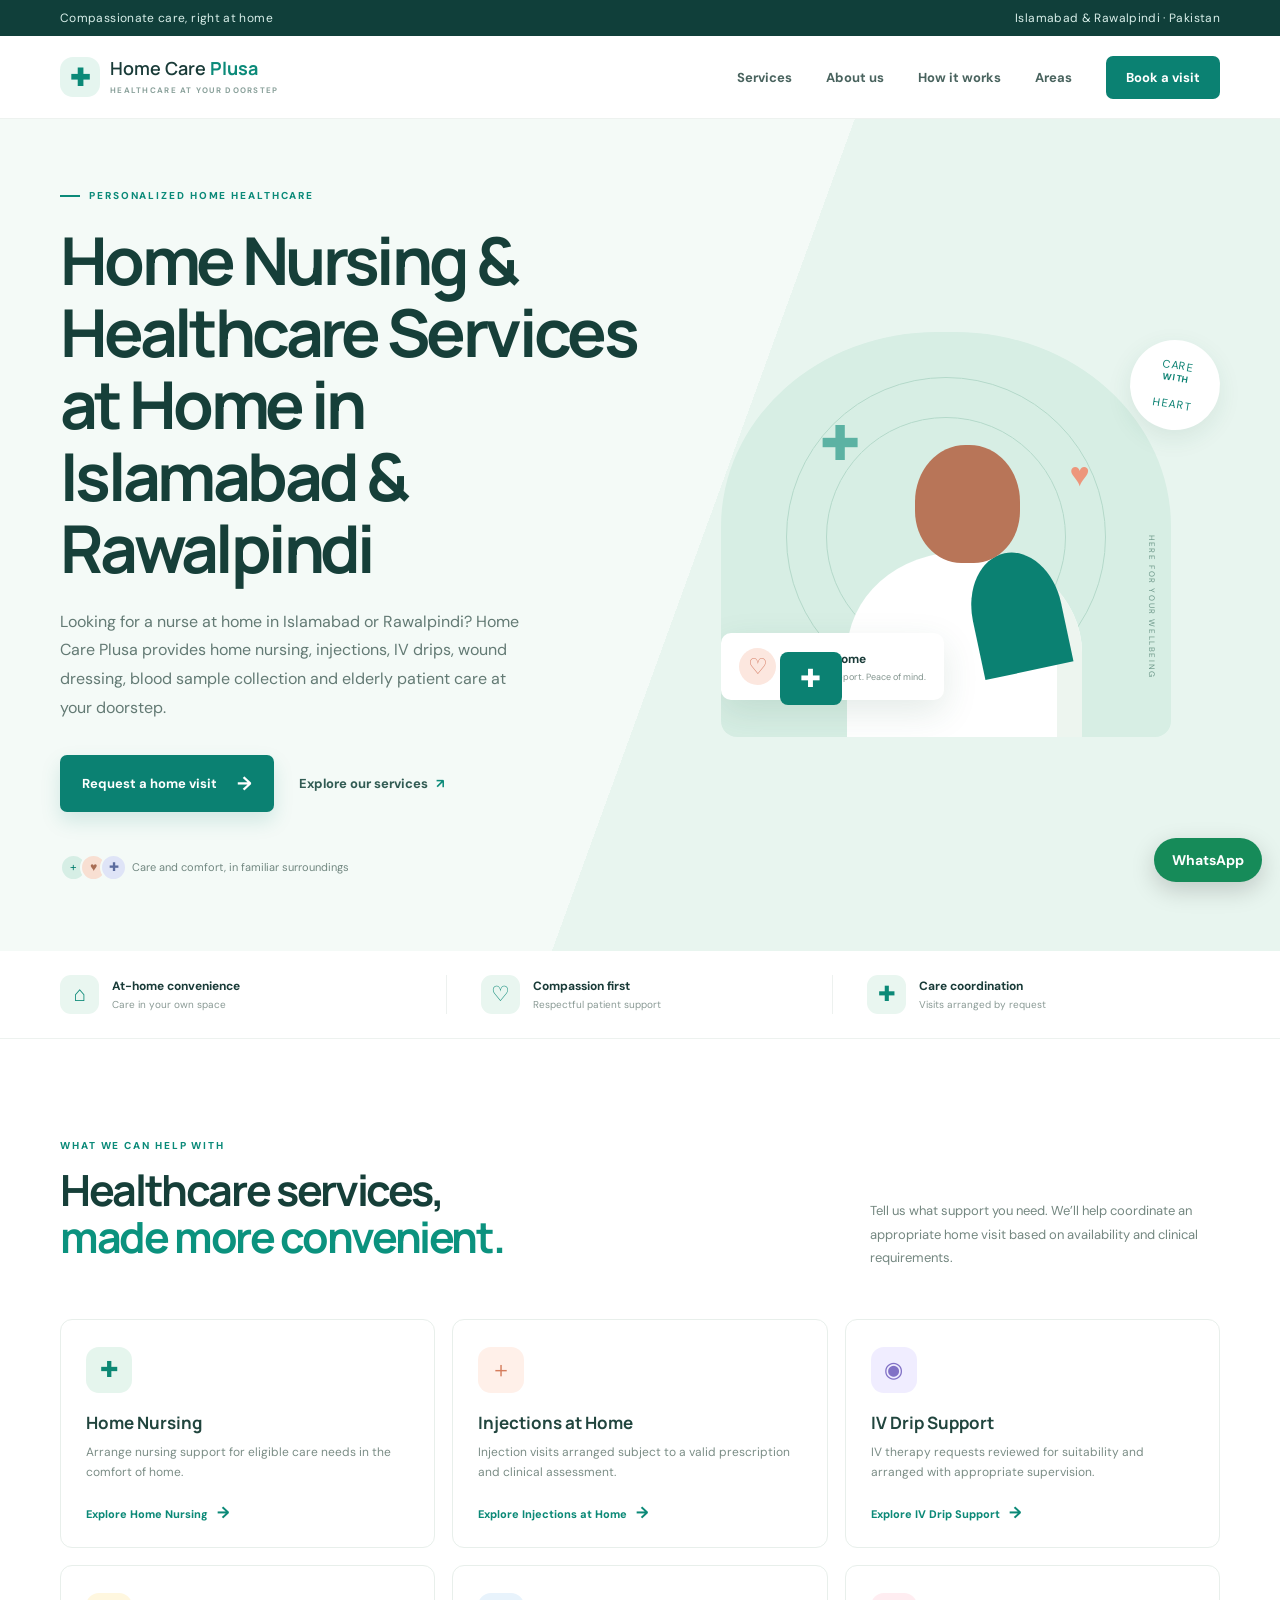
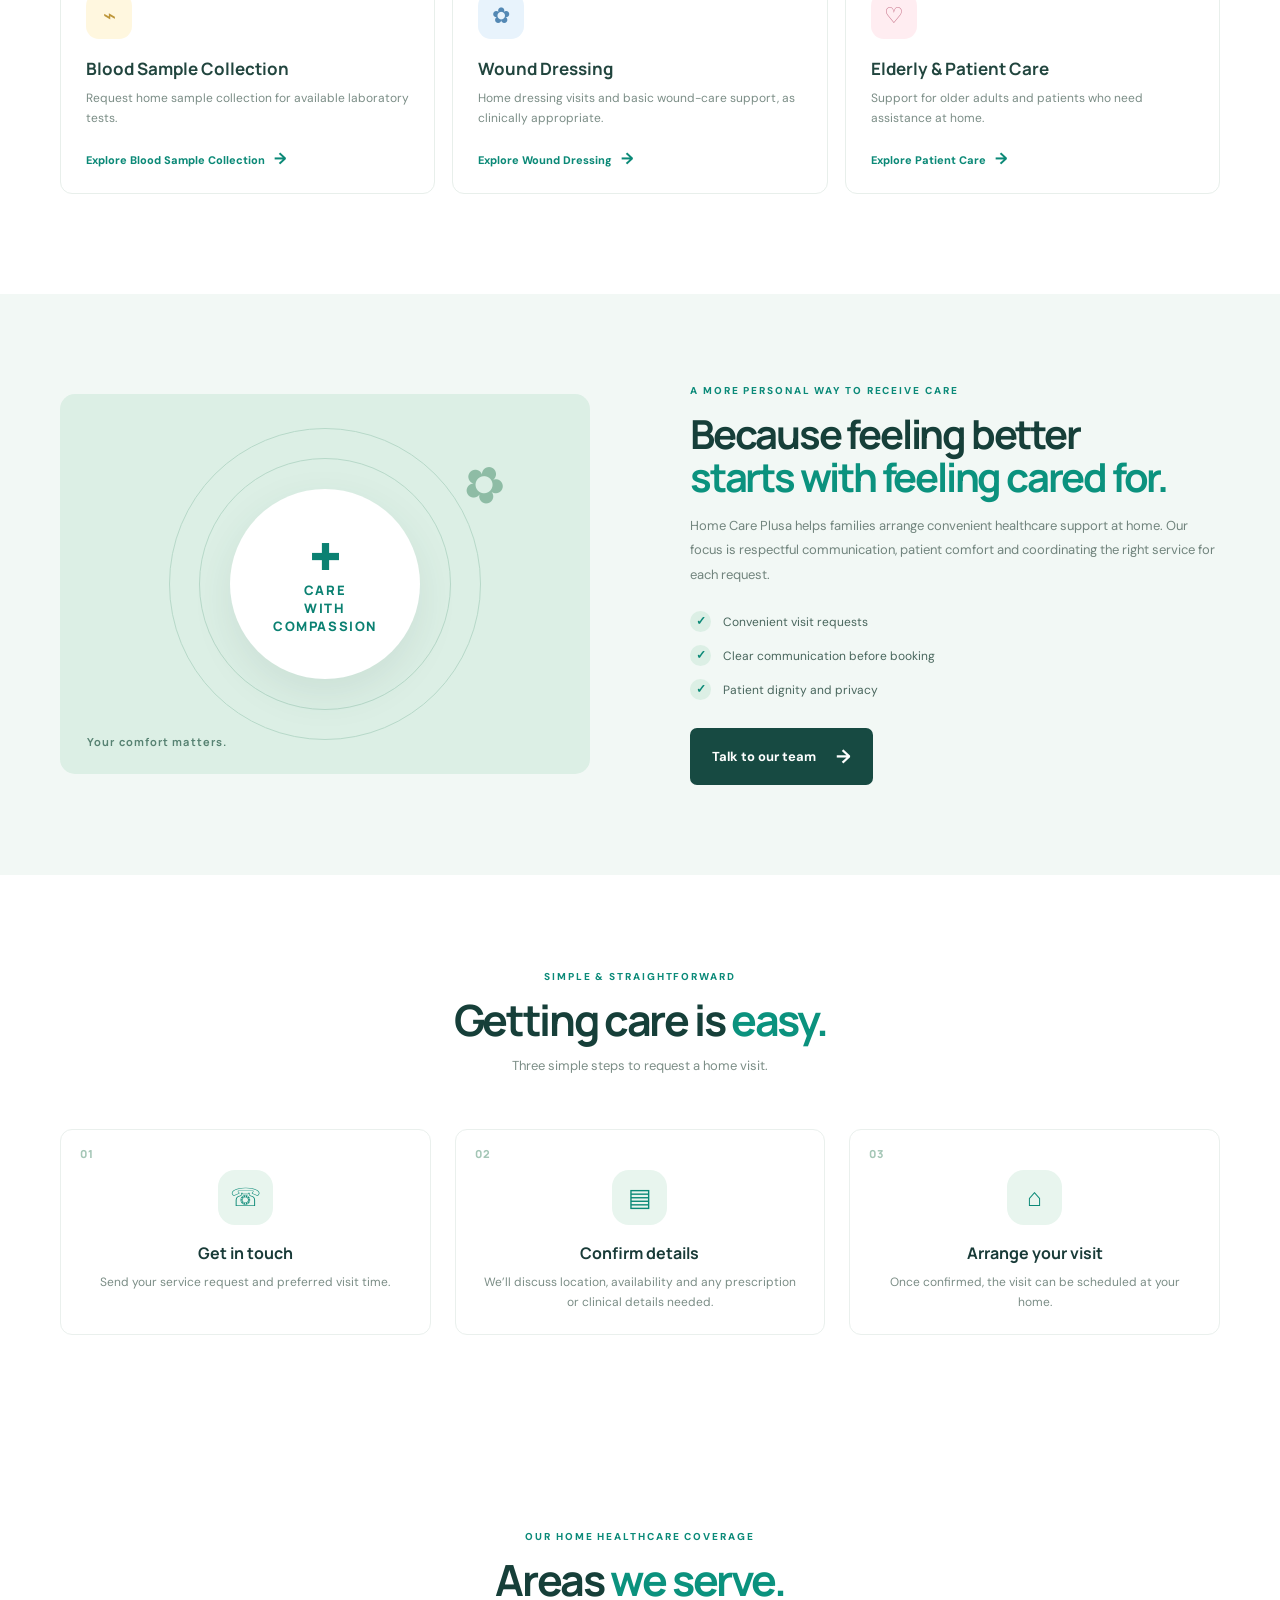
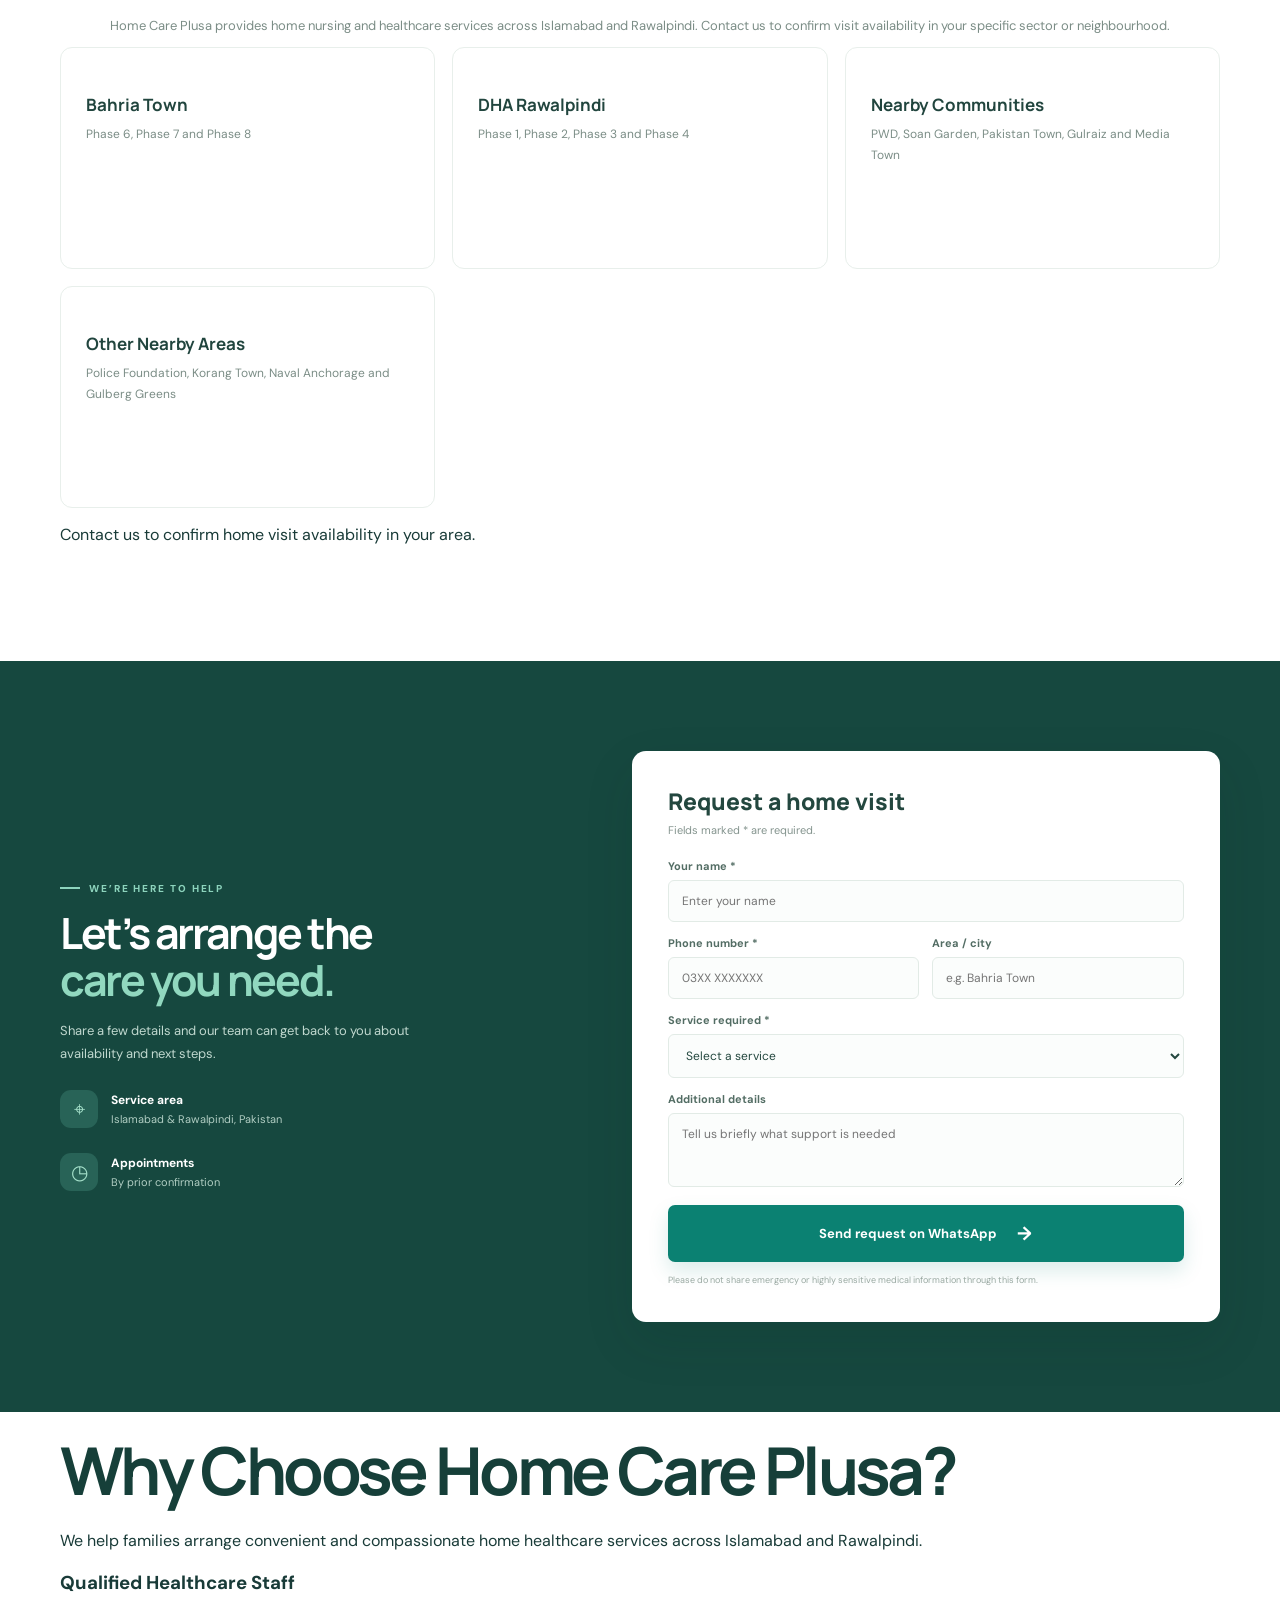
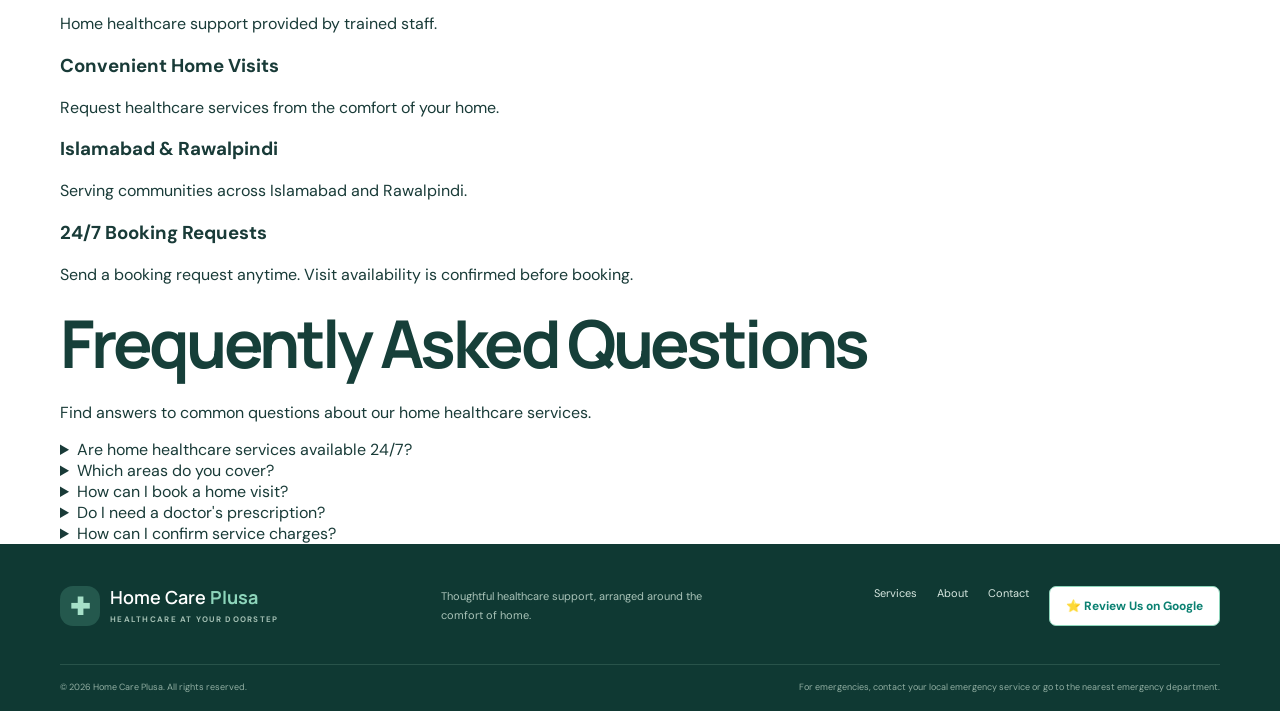
<file: index.html>
<!doctype html>
<html lang="en">
<head>
<meta name="google-site-verification" content="KAKVJBxOrvSm0EX9zhi2axZdXzemZtat8Uv9LqTe5yM" />
  <meta charset="utf-8">
  <meta name="viewport" content="width=device-width, initial-scale=1">
 <meta name="description" content="Need a nurse at home in Islamabad or Rawalpindi? Book home nursing, injection at home, IV drip, wound dressing, blood sample collection and elderly patient care with Home Care Plusa.">
  <meta name="robots" content="index, follow, max-image-preview:large">
  <meta name="author" content="Home Care Plusa">
  <link rel="canonical" href="https://hafeez794.github.io/home-care-plusa/">
  <meta property="og:type" content="website">
  <meta property="og:title" content="Home Care Plusa | Home Healthcare in Islamabad & Rawalpindi">
  <meta property="og:description" content="Arrange home nursing, injections, IV drip support, blood sample collection and wound dressing in Islamabad and Rawalpindi.">
  <meta property="og:url" content="https://hafeez794.github.io/home-care-plusa/">
  <meta name="twitter:card" content="summary">
  <meta name="theme-color" content="#0c7568">
  <title>Home Nursing, Injection & IV Drip at Home in Islamabad & Rawalpindi | Home Care Plusa</title>
  <link rel="preconnect" href="https://fonts.googleapis.com">
  <link rel="preconnect" href="https://fonts.gstatic.com" crossorigin>
  <link href="https://fonts.googleapis.com/css2?family=DM+Sans:wght@400;500;600;700;800&family=Manrope:wght@500;600;700;800&display=swap" rel="stylesheet">
  <link rel="stylesheet" href="style.css">
</head>
<body>
  <div class="topbar"><div class="container topbar-inner"><span>Compassionate care, right at home</span><span>Islamabad &amp; Rawalpindi · Pakistan</span></div></div>
  <header class="header">
    <div class="container nav">
      <a class="brand" href="#home" aria-label="Home Care Plusa home"><span class="brand-mark">✚</span><span>Home Care <b>Plusa</b><small>HEALTHCARE AT YOUR DOORSTEP</small></span></a>
      <button class="menu-toggle" id="menuToggle" aria-label="Open menu">☰</button>
     <nav id="navLinks">
  <a href="#services">Services</a>
  <a href="#about">About us</a>
  <a href="#how">How it works</a>
  <a href="#areas">Areas</a>
  <a href="#contact" class="nav-cta">Book a visit</a>
</nav>
    </div>
  </header>

  <main>
    <section class="hero" id="home">
      <div class="container hero-grid">
        <div class="hero-copy">
          <div class="eyebrow"><span></span> PERSONALIZED HOME HEALTHCARE</div>
         <h1>Home Nursing & Healthcare Services at Home in Islamabad & Rawalpindi</h1>
          <p class="hero-text">Looking for a nurse at home in Islamabad or Rawalpindi? Home Care Plusa provides home nursing, injections, IV drips, wound dressing, blood sample collection and elderly patient care at your doorstep.</p>
          <div class="hero-actions"><a class="btn primary" href="#contact">Request a home visit <span>→</span></a><a class="text-link" href="#services">Explore our services <span>↗</span></a></div>
          <div class="trust-row"><div class="avatars"><i>+</i><i>♥</i><i>✚</i></div><span>Care and comfort, in familiar surroundings</span></div>
        </div>
        <div class="hero-visual">
          <div class="photo-panel">
            <div class="photo-shape shape-one"></div><div class="photo-shape shape-two"></div>
            <div class="medical-illustration"><div class="cross">✚</div><div class="heart">♥</div><div class="person-head"></div><div class="person-body"></div><div class="medical-bag">✚</div></div>
            <div class="floating-card"><span class="float-icon">♡</span><div><b>Care at home</b><small>Comfort. Support. Peace of mind.</small></div></div>
            <div class="vertical-note">HERE FOR YOUR WELLBEING</div>
          </div>
          <div class="hero-stamp">CARE<br><b>WITH</b><br>HEART</div>
        </div>
      </div>
    </section>

    <section class="quick-strip"><div class="container quick-grid"><div><span class="quick-icon">⌂</span><span><b>At-home convenience</b><small>Care in your own space</small></span></div><div><span class="quick-icon">♡</span><span><b>Compassion first</b><small>Respectful patient support</small></span></div><div><span class="quick-icon">✚</span><span><b>Care coordination</b><small>Visits arranged by request</small></span></div></div></section>

    <section class="section services" id="services">
      <div class="container">
        <div class="section-heading"><div><div class="eyebrow">WHAT WE CAN HELP WITH</div><h2>Healthcare services,<br><em>made more convenient.</em></h2></div><p>Tell us what support you need. We’ll help coordinate an appropriate home visit based on availability and clinical requirements.</p></div>
        <div class="service-grid">
<article class="service-card"><div class="service-icon mint">✚</div><h3>Home Nursing</h3><p>Arrange nursing support for eligible care needs in the comfort of home.</p><a href="home-nursing.html">Explore Home Nursing <span>→</span></a></article>
          <article class="service-card"><div class="service-icon peach">＋</div><h3>Injections at Home</h3><p>Injection visits arranged subject to a valid prescription and clinical assessment.</p><a href="injections-at-home.html">Explore Injections at Home <span>→</span></a></article>
          <article class="service-card"><div class="service-icon lilac">◉</div><h3>IV Drip Support</h3><p>IV therapy requests reviewed for suitability and arranged with appropriate supervision.</p><a href="iv-drip-at-home.html">Explore IV Drip Support <span>→</span></a></article>
          <article class="service-card"><div class="service-icon yellow">⌁</div><h3>Blood Sample Collection</h3><p>Request home sample collection for available laboratory tests.</p><a href="blood-sample-collection-at-home.html">Explore Blood Sample Collection <span>→</span></a></article>
          <article class="service-card"><div class="service-icon blue">✿</div><h3>Wound Dressing</h3><p>Home dressing visits and basic wound-care support, as clinically appropriate.</p><a href="wound-dressing-at-home.html">Explore Wound Dressing <span>→</span></a></article>
          <article class="service-card"><div class="service-icon rose">♡</div><h3>Elderly &amp; Patient Care</h3><p>Support for older adults and patients who need assistance at home.</p><a href="elderly-patient-care.html">Explore Patient Care <span>→</span></a></article>
        </div>
      </div>
    </section>

    <section class="about-section" id="about"><div class="container about-grid"><div class="about-art"><div class="about-circle"><span>✚</span><b>CARE<br>WITH<br>COMPASSION</b></div><div class="about-leaf">✿</div><div class="about-caption">Your comfort matters.</div></div><div class="about-copy"><div class="eyebrow">A MORE PERSONAL WAY TO RECEIVE CARE</div><h2>Because feeling better<br><em>starts with feeling cared for.</em></h2><p>Home Care Plusa helps families arrange convenient healthcare support at home. Our focus is respectful communication, patient comfort and coordinating the right service for each request.</p><ul class="check-list"><li><span>✓</span> Convenient visit requests</li><li><span>✓</span> Clear communication before booking</li><li><span>✓</span> Patient dignity and privacy</li></ul><a class="btn dark" href="#contact">Talk to our team <span>→</span></a></div></div></section>

    <section class="section steps" id="how"><div class="container"><div class="center-heading"><div class="eyebrow">SIMPLE &amp; STRAIGHTFORWARD</div><h2>Getting care is <em>easy.</em></h2><p>Three simple steps to request a home visit.</p></div><div class="steps-grid"><div class="step"><div class="step-num">01</div><div class="step-icon">☏</div><h3>Get in touch</h3><p>Send your service request and preferred visit time.</p></div><div class="step"><div class="step-num">02</div><div class="step-icon">▤</div><h3>Confirm details</h3><p>We’ll discuss location, availability and any prescription or clinical details needed.</p></div><div class="step"><div class="step-num">03</div><div class="step-icon">⌂</div><h3>Arrange your visit</h3><p>Once confirmed, the visit can be scheduled at your home.</p></div></div></div></section>
<section class="section areas-section" id="areas">
  <div class="container">
    <div class="center-heading">
      <div class="eyebrow">OUR HOME HEALTHCARE COVERAGE</div>
      <h2>Areas <em>we serve.</em></h2>
      <p>Home Care Plusa provides home nursing and healthcare services across Islamabad and Rawalpindi. Contact us to confirm visit availability in your specific sector or neighbourhood.</p>
    </div>

    <div class="service-grid">
      <article class="service-card">
        <h3>Bahria Town</h3>
        <p>Phase 6, Phase 7 and Phase 8</p>
      </article>
      <article class="service-card">
        <h3>DHA Rawalpindi</h3>
        <p>Phase 1, Phase 2, Phase 3 and Phase 4</p>
      </article>
      <article class="service-card">
        <h3>Nearby Communities</h3>
        <p>PWD, Soan Garden, Pakistan Town, Gulraiz and Media Town</p>
      </article>
      <article class="service-card">
        <h3>Other Nearby Areas</h3>
        <p>Police Foundation, Korang Town, Naval Anchorage and Gulberg Greens</p>
      </article>
    </div>
    <p>Contact us to confirm home visit availability in your area.</p>
  </div>
</section>
    <section class="contact-section" id="contact"><div class="container contact-grid"><div class="contact-copy"><div class="eyebrow">WE’RE HERE TO HELP</div><h2>Let’s arrange the<br><em>care you need.</em></h2><p>Share a few details and our team can get back to you about availability and next steps.</p><div class="contact-detail"><span>⌖</span><div><b>Service area</b><small>Islamabad &amp; Rawalpindi, Pakistan</small></div></div><div class="contact-detail"><span>◷</span><div><b>Appointments</b><small>By prior confirmation</small></div></div></div>
      <form class="booking-form" id="bookingForm"><h3>Request a home visit</h3><p>Fields marked * are required.</p><label>Your name *<input name="name" required placeholder="Enter your name"></label><div class="form-row"><label>Phone number *<input name="phone" required type="tel" placeholder="03XX XXXXXXX"></label><label>Area / city<input name="area" placeholder="e.g. Bahria Town"></label></div><label>Service required *<select name="service" required><option value="">Select a service</option><option>Home Nursing</option><option>Injection at Home</option><option>IV Drip Support</option><option>Blood Sample Collection</option><option>Wound Dressing</option><option>Elderly & Patient Care</option><option>Other</option></select></label><label>Additional details<textarea name="details" rows="3" placeholder="Tell us briefly what support is needed"></textarea></label><button class="btn primary submit-btn" type="submit">Send request on WhatsApp <span>→</span></button><small class="form-note">Please do not share emergency or highly sensitive medical information through this form.</small><div id="formMessage" role="status"></div></form>
    </div></section>
 
<section class="trust-section">
  <div class="container">
    <h2>Why Choose Home Care Plusa?</h2>
   <p>We help families arrange convenient and compassionate home healthcare services across Islamabad and Rawalpindi.</p>

    <div class="trust-grid">
      <div class="trust-item">
        <h3>Qualified Healthcare Staff</h3>
        <p>Home healthcare support provided by trained staff.</p>
      </div>

      <div class="trust-item">
        <h3>Convenient Home Visits</h3>
        <p>Request healthcare services from the comfort of your home.</p>
      </div>

      <div class="trust-item">
        <h3>Islamabad &amp; Rawalpindi</h3>
        <p>Serving communities across Islamabad and Rawalpindi.</p>
      </div>

      <div class="trust-item">
        <h3>24/7 Booking Requests</h3>
        <p>Send a booking request anytime. Visit availability is confirmed before booking.</p>
      </div>
    </div>
  </div>
</section>

<section class="faq-section" id="faq">
  <div class="container">
    <h2>Frequently Asked Questions</h2>
    <p>Find answers to common questions about our home healthcare services.</p>

    <details>
      <summary>Are home healthcare services available 24/7?</summary>
      <p>You can contact Home Care Plusa 24/7 to request a home visit. Staff availability will be confirmed before booking.</p>
    </details>

    <details>
      <summary>Which areas do you cover?</summary>
      <p>Home Care Plusa provides home healthcare services across Islamabad and Rawalpindi. Contact us to confirm visit availability in your specific area.</p>
    </details>

    <details>
      <summary>How can I book a home visit?</summary>
      <p>You can book by contacting us through WhatsApp or our website booking form.</p>
    </details>

    <details>
      <summary>Do I need a doctor's prescription?</summary>
      <p>Some services, including injections and IV drips, require a doctor's prescription and appropriate clinical assessment.</p>
    </details>

    <details>
      <summary>How can I confirm service charges?</summary>
      <p>Please contact our team on WhatsApp to confirm the service charges and availability before booking.</p>
    </details>
  </div>
</section>
</main>

  <footer class="footer"><div class="container footer-main"><a class="brand footer-brand" href="#home"><span class="brand-mark">✚</span><span>Home Care <b>Plusa</b><small>HEALTHCARE AT YOUR DOORSTEP</small></span></a><p>Thoughtful healthcare support, arranged around the comfort of home.</p><div class="footer-links">
  <a href="#services">Services</a>
  <a href="#about">About</a>
  <a href="#contact">Contact</a>
  <a href="https://g.page/r/CQHYaS792bNyEBI/review" target="_blank" rel="noopener" class="google-review-link">⭐ Review Us on Google</a>
</div></div><div class="container footer-bottom"><span>© <span id="year"></span> Home Care Plusa. All rights reserved.</span><span>For emergencies, contact your local emergency service or go to the nearest emergency department.</span></div></footer>
  <a class="whatsapp-float" href="https://wa.me/923155627665?text=Assalam-o-Alaikum%2C%20I%20want%20to%20ask%20about%20home%20healthcare%20services." target="_blank" rel="noopener" aria-label="Chat with Home Care Plusa on WhatsApp">WhatsApp</a>
 
<script type="application/ld+json">
{
  "@context": "https://schema.org",
  "@type": "FAQPage",
  "mainEntity": [
    {
      "@type": "Question",
      "name": "Are home healthcare services available 24/7?",
      "acceptedAnswer": {
        "@type": "Answer",
        "text": "You can contact Home Care Plusa 24/7 to request a home visit. Staff availability will be confirmed before booking."
      }
    },
    {
      "@type": "Question",
      "name": "Which areas do you cover?",
      "acceptedAnswer": {
        "@type": "Answer",
        "text": "Home Care Plusa provides home healthcare services across Islamabad and Rawalpindi. Contact us to confirm visit availability in your specific area."
      }
    },
    {
      "@type": "Question",
      "name": "How can I book a home visit?",
      "acceptedAnswer": {
        "@type": "Answer",
        "text": "You can book by contacting us through WhatsApp or our website booking form."
      }
    },
    {
      "@type": "Question",
      "name": "Do I need a doctor's prescription?",
      "acceptedAnswer": {
        "@type": "Answer",
        "text": "Some services, including injections and IV drips, require a doctor's prescription and appropriate clinical assessment."
      }
    },
    {
      "@type": "Question",
      "name": "How can I confirm service charges?",
      "acceptedAnswer": {
        "@type": "Answer",
        "text": "Please contact our team on WhatsApp to confirm the service charges and availability before booking."
      }
    }
  ]
}
</script>
 <script src="script.js"></script>
</body>
</html>
</file>
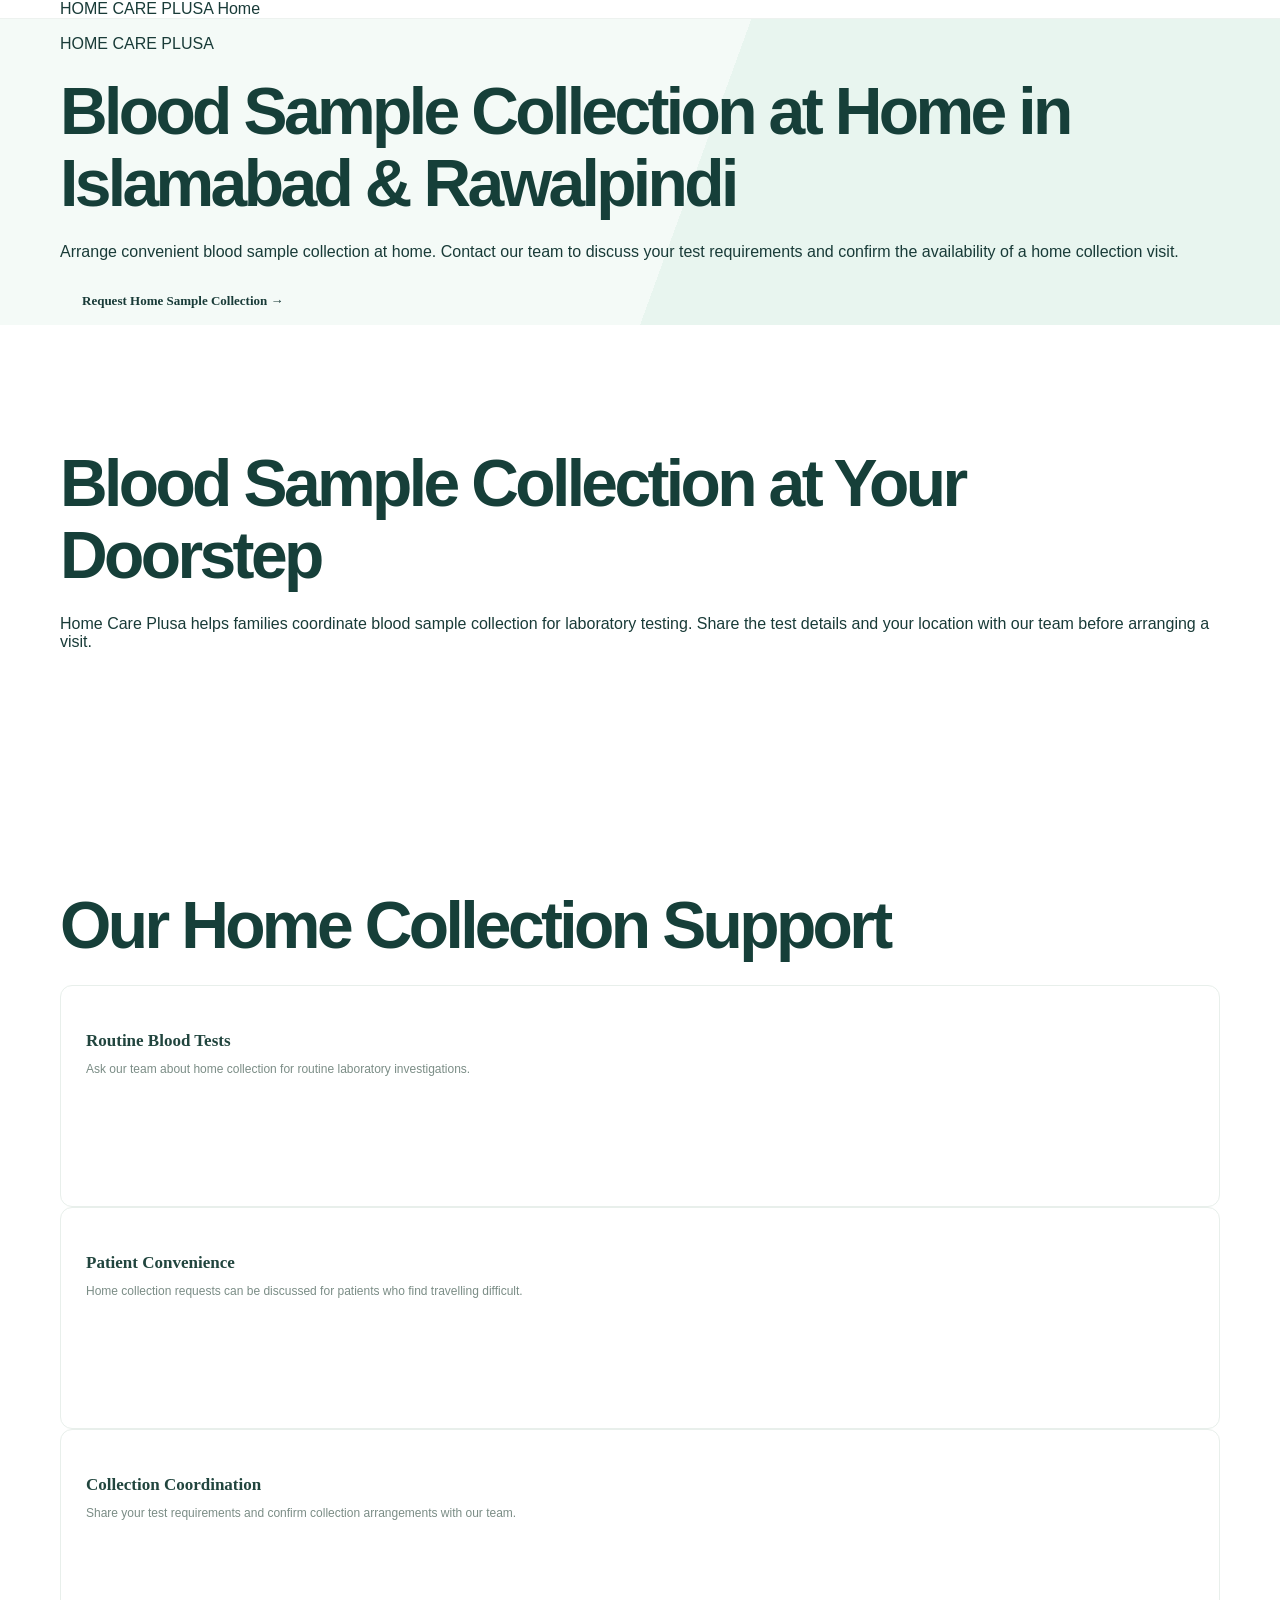
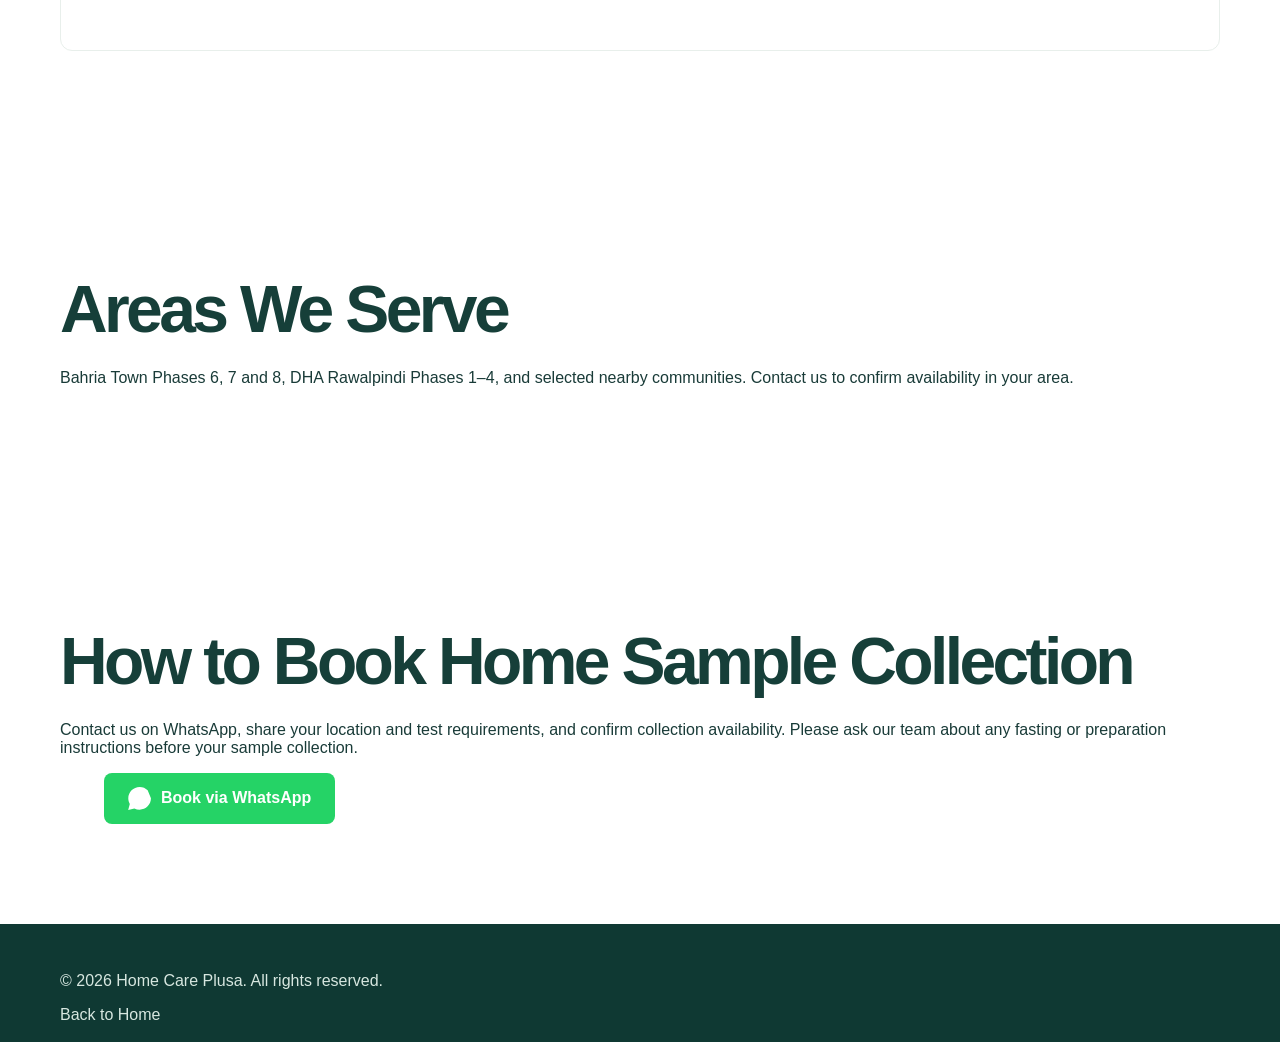
<file: blood-sample-collection-at-home.html>
<!DOCTYPE html>
<html lang="en">
<head>
  <meta charset="UTF-8">
  <meta name="viewport" content="width=device-width, initial-scale=1.0">

  <title>Blood Sample Collection at Home in Islamabad & Rawalpindi | Home Care Plusa</title>
  <meta name="description" content="Arrange blood sample collection at home in Islamabad and Rawalpindi with Home Care Plusa. Contact us to confirm test requirements and visit availability.">
  <meta name="robots" content="index, follow">
  <link rel="canonical" href="https://hafeez794.github.io/home-care-plusa/blood-sample-collection-at-home.html">
  <link rel="stylesheet" href="style.css">
</head>

<body>
  <header class="header">
    <div class="container nav-container">
      <a href="index.html" class="logo">HOME CARE PLUSA</a>
      <a href="index.html" class="nav-cta">Home</a>
    </div>
  </header>

  <main>
    <section class="hero">
      <div class="container">
        <p>HOME CARE PLUSA</p>
        <h1>Blood Sample Collection at Home in Islamabad & Rawalpindi</h1>
        <p>
          Arrange convenient blood sample collection at home.
          Contact our team to discuss your test requirements and
          confirm the availability of a home collection visit.
        </p>
        <a class="btn btn-primary"
           href="https://wa.me/923155627665?text=Assalam-o-Alaikum%2C%20I%20need%20blood%20sample%20collection%20at%20home.">
          Request Home Sample Collection →
        </a>
      </div>
    </section>

    <section class="section">
      <div class="container">
        <h2>Blood Sample Collection at Your Doorstep</h2>
        <p>
          Home Care Plusa helps families coordinate blood sample
          collection for laboratory testing. Share the test details
          and your location with our team before arranging a visit.
        </p>
      </div>
    </section>

    <section class="section">
      <div class="container">
        <h2>Our Home Collection Support</h2>

        <div class="services-grid">
          <article class="service-card">
            <h3>Routine Blood Tests</h3>
            <p>
              Ask our team about home collection for routine
              laboratory investigations.
            </p>
          </article>

          <article class="service-card">
            <h3>Patient Convenience</h3>
            <p>
              Home collection requests can be discussed for
              patients who find travelling difficult.
            </p>
          </article>

          <article class="service-card">
            <h3>Collection Coordination</h3>
            <p>
              Share your test requirements and confirm collection
              arrangements with our team.
            </p>
          </article>
        </div>
      </div>
    </section>

    <section class="section">
      <div class="container">
        <h2>Areas We Serve</h2>
        <p>
          Bahria Town Phases 6, 7 and 8, DHA Rawalpindi Phases 1–4,
          and selected nearby communities. Contact us to confirm
          availability in your area.
        </p>
      </div>
    </section>

    <section class="section">
      <div class="container">
        <h2>How to Book Home Sample Collection</h2>
        <p>
          Contact us on WhatsApp, share your location and test
          requirements, and confirm collection availability.
          Please ask our team about any fasting or preparation
          instructions before your sample collection.
        </p>

        <a class="btn btn-primary" href="https://wa.me/923155627665">
         <a href="https://wa.me/923155627665"
   style="display:inline-flex;align-items:center;gap:10px;background:#25D366;color:white;padding:14px 24px;border-radius:8px;text-decoration:none;font-weight:600;">
  <svg width="23" height="23" viewBox="0 0 24 24" fill="white" aria-hidden="true">
    <path d="M20.52 3.48A11.8 11.8 0 0 0 12.12 0C5.6 0 .3 5.3.3 11.82c0 2.08.54 4.1 1.57 5.9L.2 24l6.43-1.68a11.8 11.8 0 0 0 5.49 1.36h.01c6.52 0 11.82-5.3 11.82-11.82Z"/>
  </svg>
  Book via WhatsApp
</a>
        </a>
      </div>
    </section>
  </main>

  <footer class="footer">
    <div class="container">
      <p>© 2026 Home Care Plusa. All rights reserved.</p>
      <a href="index.html">Back to Home</a>
    </div>
  </footer>
</body>
</html>
</file>
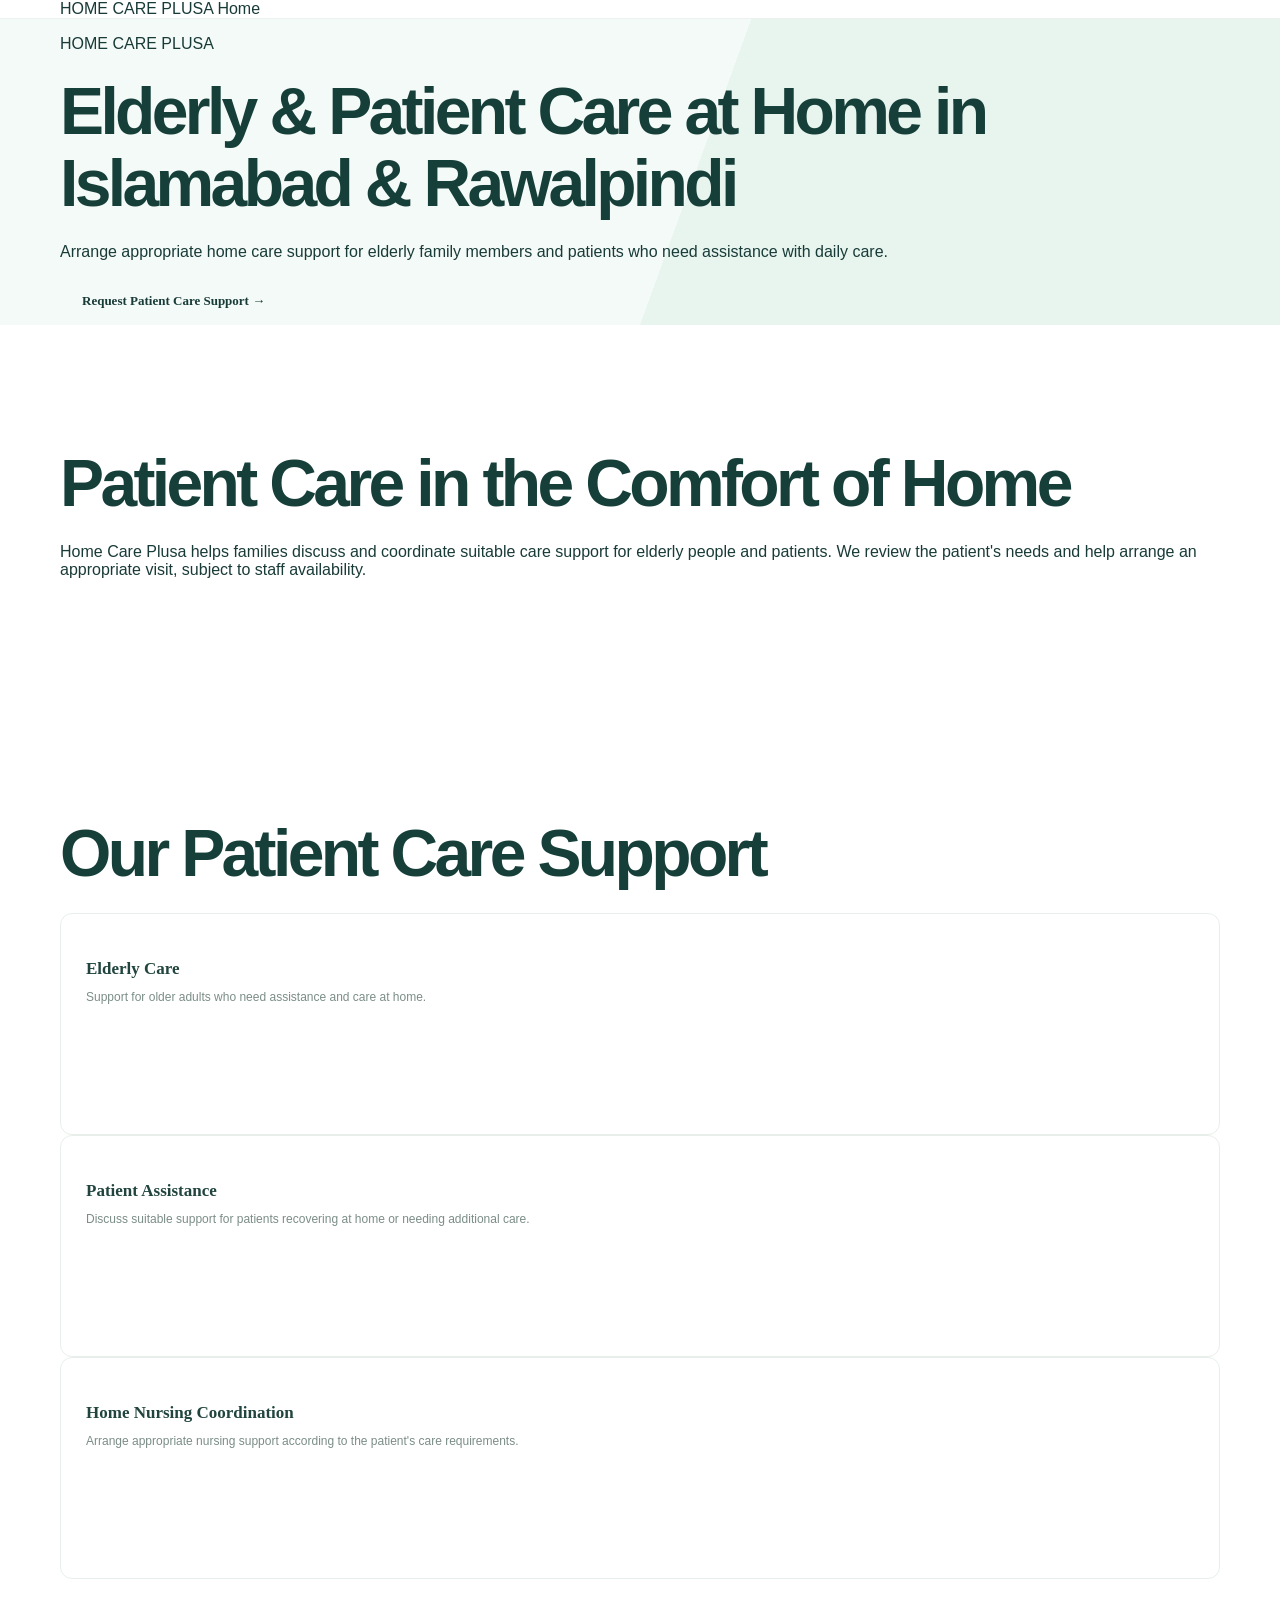
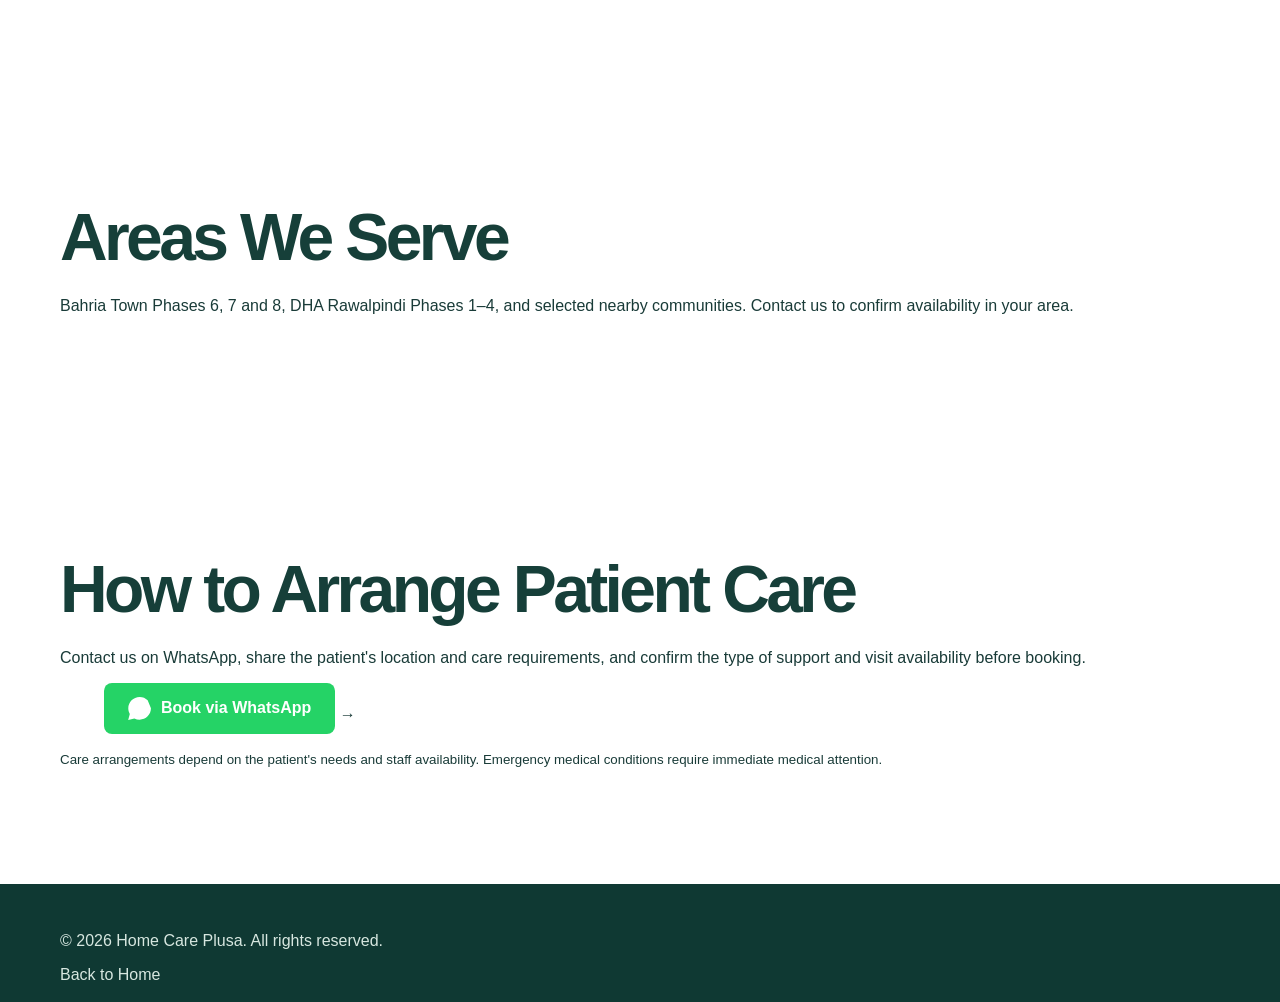
<file: elderly-patient-care.html>
<!DOCTYPE html>
<html lang="en">
<head>
  <meta charset="UTF-8">
  <meta name="viewport" content="width=device-width, initial-scale=1.0">

  <title>Elderly & Patient Care at Home in Islamabad & Rawalpindi | Home Care Plusa</title>
  <meta name="description" content="Contact Home Care Plusa to arrange elderly and patient care support at home in Islamabad and Rawalpindi. Discuss your family's care needs and visit availability.">
  <meta name="robots" content="index, follow">
  <link rel="canonical" href="https://hafeez794.github.io/home-care-plusa/elderly-patient-care.html">
  <link rel="stylesheet" href="style.css">
</head>

<body>
  <header class="header">
    <div class="container nav-container">
      <a href="index.html" class="logo">HOME CARE PLUSA</a>
      <a href="index.html" class="nav-cta">Home</a>
    </div>
  </header>

  <main>
    <section class="hero">
      <div class="container">
        <p>HOME CARE PLUSA</p>
        <h1>Elderly & Patient Care at Home in Islamabad & Rawalpindi</h1>
        <p>
          Arrange appropriate home care support for elderly family
          members and patients who need assistance with daily care.
        </p>
        <a class="btn btn-primary"
           href="https://wa.me/923155627665?text=Assalam-o-Alaikum%2C%20I%20need%20elderly%20or%20patient%20care%20support%20at%20home.">
          Request Patient Care Support →
        </a>
      </div>
    </section>

    <section class="section">
      <div class="container">
        <h2>Patient Care in the Comfort of Home</h2>
        <p>
          Home Care Plusa helps families discuss and coordinate
          suitable care support for elderly people and patients.
          We review the patient's needs and help arrange an
          appropriate visit, subject to staff availability.
        </p>
      </div>
    </section>

    <section class="section">
      <div class="container">
        <h2>Our Patient Care Support</h2>

        <div class="services-grid">
          <article class="service-card">
            <h3>Elderly Care</h3>
            <p>
              Support for older adults who need assistance
              and care at home.
            </p>
          </article>

          <article class="service-card">
            <h3>Patient Assistance</h3>
            <p>
              Discuss suitable support for patients recovering
              at home or needing additional care.
            </p>
          </article>

          <article class="service-card">
            <h3>Home Nursing Coordination</h3>
            <p>
              Arrange appropriate nursing support according
              to the patient's care requirements.
            </p>
          </article>
        </div>
      </div>
    </section>

    <section class="section">
      <div class="container">
        <h2>Areas We Serve</h2>
        <p>
          Bahria Town Phases 6, 7 and 8, DHA Rawalpindi Phases 1–4,
          and selected nearby communities. Contact us to confirm
          availability in your area.
        </p>
      </div>
    </section>

    <section class="section">
      <div class="container">
        <h2>How to Arrange Patient Care</h2>
        <p>
          Contact us on WhatsApp, share the patient's location
          and care requirements, and confirm the type of support
          and visit availability before booking.
        </p>

        <a class="btn btn-primary" href="https://wa.me/923155627665">
          <a href="https://wa.me/923155627665"    style="display:inline-flex;align-items:center;gap:10px;background:#25D366;color:white;padding:14px 24px;border-radius:8px;text-decoration:none;font-weight:600;">   <svg width="23" height="23" viewBox="0 0 24 24" fill="white" aria-hidden="true">     <path d="M20.52 3.48A11.8 11.8 0 0 0 12.12 0C5.6 0 .3 5.3.3 11.82c0 2.08.54 4.1 1.57 5.9L.2 24l6.43-1.68a11.8 11.8 0 0 0 5.49 1.36h.01c6.52 0 11.82-5.3 11.82-11.82Z"/>   </svg>   Book via WhatsApp </a> →
        </a>

        <p>
          <small>
            Care arrangements depend on the patient's needs
            and staff availability. Emergency medical conditions
            require immediate medical attention.
          </small>
        </p>
      </div>
    </section>
  </main>

  <footer class="footer">
    <div class="container">
      <p>© 2026 Home Care Plusa. All rights reserved.</p>
      <a href="index.html">Back to Home</a>
    </div>
  </footer>
</body>
</html>
</file>
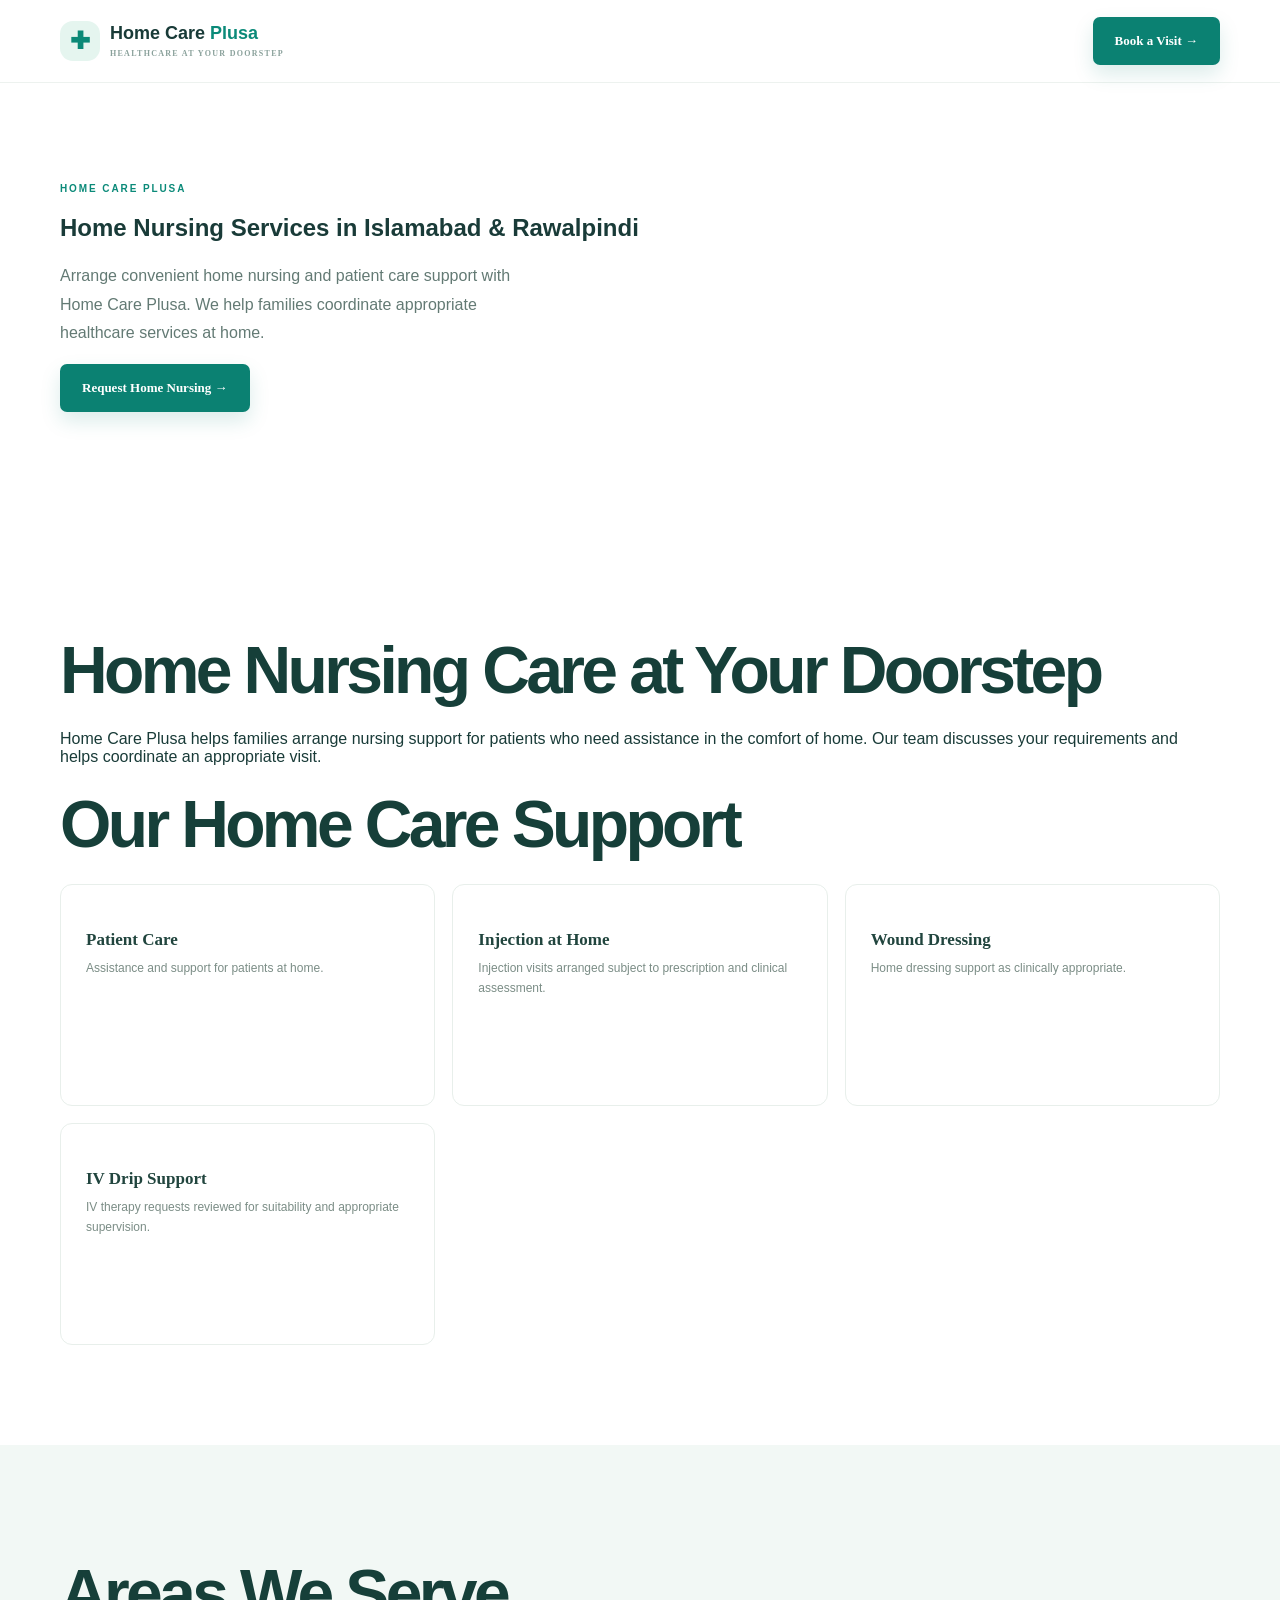
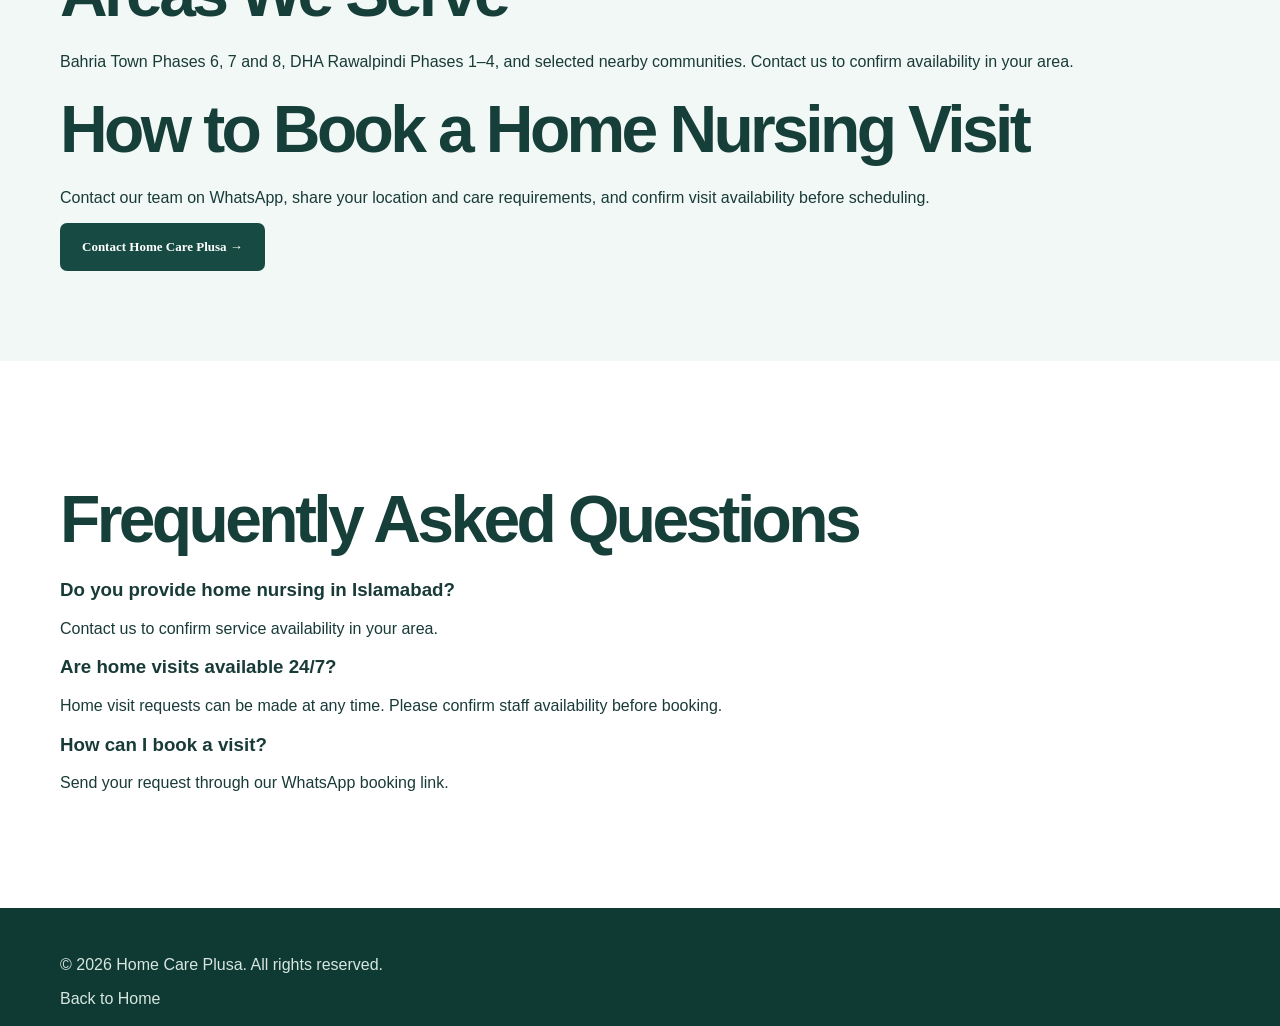
<file: home-nursing.html>
<!DOCTYPE html>
<html lang="en">
<head>
  <meta charset="UTF-8">
  <meta name="viewport" content="width=device-width, initial-scale=1">

  <title>Home Nursing Services in Islamabad & Rawalpindi | Home Care Plusa</title>

  <meta name="description" content="Looking for home nursing in Islamabad or Rawalpindi? Contact Home Care Plusa to arrange nursing support and patient care at home.">

  <meta name="robots" content="index, follow">

  <link rel="canonical" href="https://hafeez794.github.io/home-care-plusa/home-nursing.html">

  <link rel="stylesheet" href="style.css">

</head>
<body>

<header class="header">
  <div class="container nav">
    <a class="brand" href="index.html">
      <span class="brand-mark">✚</span>
      <span>Home Care <b>Plusa</b>
        <small>HEALTHCARE AT YOUR DOORSTEP</small>
      </span>
    </a>

    <a class="btn primary" href="https://wa.me/923155627665">
      Book a Visit →
    </a>
  </div>
</header>

<main>

<section class="section">
  <div class="container">

    <div class="eyebrow">HOME CARE PLUSA</div>

    <h1>Home Nursing Services in Islamabad & Rawalpindi</h1>

    <p class="hero-text">
      Arrange convenient home nursing and patient care support
      with Home Care Plusa. We help families coordinate
      appropriate healthcare services at home.
    </p>

    <a class="btn primary"
       href="https://wa.me/923155627665?text=Assalam-o-Alaikum%2C%20I%20need%20home%20nursing%20services.">
      Request Home Nursing →
    </a>

  </div>
</section>

<section class="section">
  <div class="container">

    <h2>Home Nursing Care at Your Doorstep</h2>

    <p>
      Home Care Plusa helps families arrange nursing support
      for patients who need assistance in the comfort of home.
      Our team discusses your requirements and helps coordinate
      an appropriate visit.
    </p>

    <h2>Our Home Care Support</h2>

    <div class="service-grid">

      <article class="service-card">
        <h3>Patient Care</h3>
        <p>Assistance and support for patients at home.</p>
      </article>

      <article class="service-card">
        <h3>Injection at Home</h3>
        <p>Injection visits arranged subject to prescription
        and clinical assessment.</p>
      </article>

      <article class="service-card">
        <h3>Wound Dressing</h3>
        <p>Home dressing support as clinically appropriate.</p>
      </article>

      <article class="service-card">
        <h3>IV Drip Support</h3>
        <p>IV therapy requests reviewed for suitability
        and appropriate supervision.</p>
      </article>

    </div>

  </div>
</section>

<section class="about-section">
  <div class="container">

    <h2>Areas We Serve</h2>

    <p>
      Bahria Town Phases 6, 7 and 8, DHA Rawalpindi
      Phases 1–4, and selected nearby communities.
      Contact us to confirm availability in your area.
    </p>

    <h2>How to Book a Home Nursing Visit</h2>

    <p>
      Contact our team on WhatsApp, share your location
      and care requirements, and confirm visit availability
      before scheduling.
    </p>

    <a class="btn dark"
       href="https://wa.me/923155627665">
      Contact Home Care Plusa →
    </a>

  </div>
</section>

<section class="section">
  <div class="container">

    <h2>Frequently Asked Questions</h2>

    <h3>Do you provide home nursing in Islamabad?</h3>
    <p>Contact us to confirm service availability in your area.</p>

    <h3>Are home visits available 24/7?</h3>
    <p>Home visit requests can be made at any time.
    Please confirm staff availability before booking.</p>

    <h3>How can I book a visit?</h3>
    <p>Send your request through our WhatsApp booking link.</p>

  </div>
</section>

</main>

<footer class="footer">
  <div class="container">
    <p>© 2026 Home Care Plusa. All rights reserved.</p>
    <a href="index.html">Back to Home</a>
  </div>
</footer>

</body>
</html>
</file>
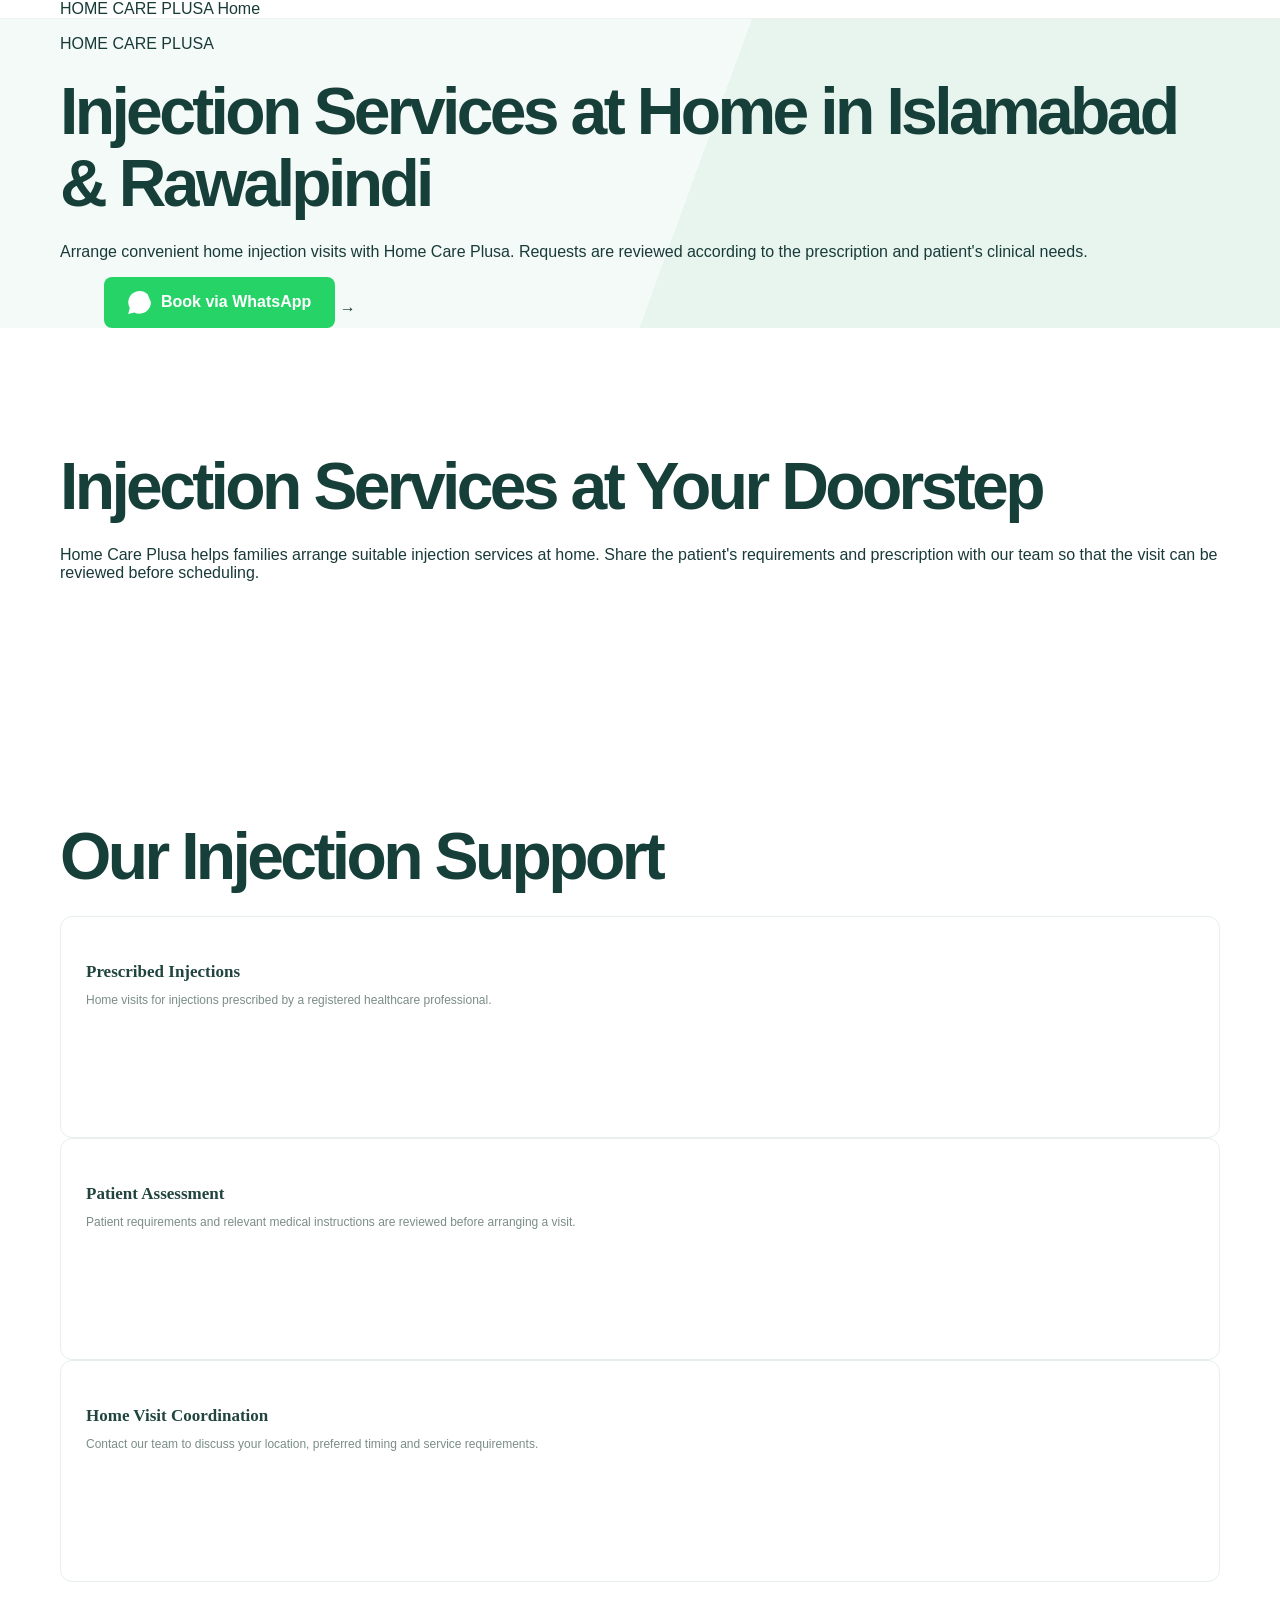
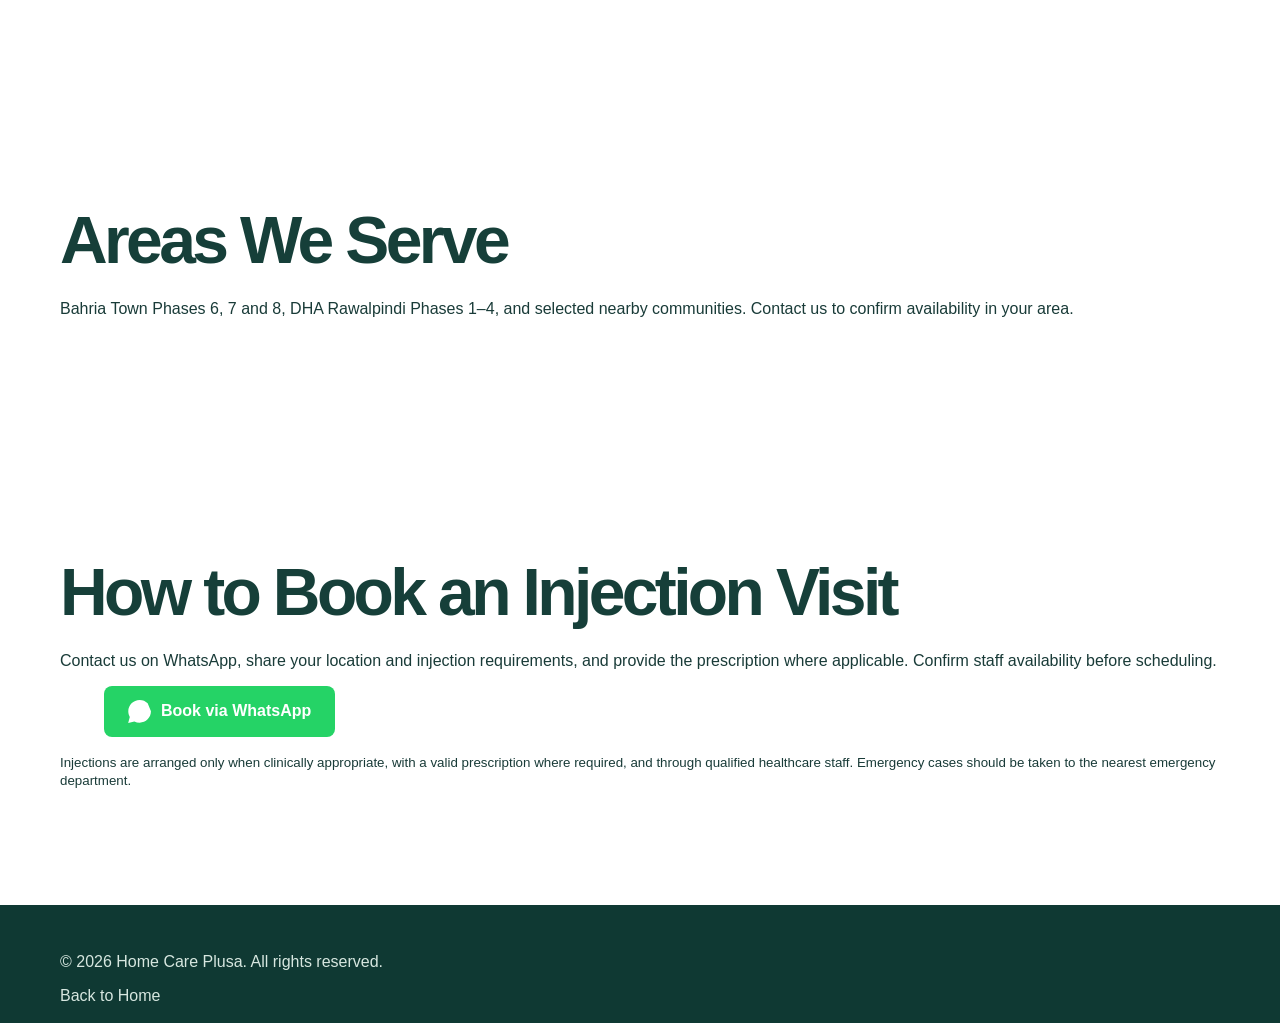
<file: injections-at-home.html>
<!DOCTYPE html>
<html lang="en">
<head>
  <meta charset="UTF-8">
  <meta name="viewport" content="width=device-width, initial-scale=1.0">

  <title>Injection at Home in Islamabad & Rawalpindi | Home Care Plusa</title>

  <meta name="description" content="Looking for injection services at home in Islamabad or Rawalpindi? Contact Home Care Plusa to arrange a visit, subject to prescription and clinical assessment.">

  <meta name="robots" content="index, follow">
  <link rel="canonical" href="https://hafeez794.github.io/home-care-plusa/injections-at-home.html">
  <link rel="stylesheet" href="style.css">
</head>

<body>

  <header class="header">
    <div class="container nav-container">
      <a href="index.html" class="logo">HOME CARE PLUSA</a>
      <a href="index.html" class="nav-cta">Home</a>
    </div>
  </header>

  <main>

    <section class="hero">
      <div class="container">
        <p>HOME CARE PLUSA</p>
        <h1>Injection Services at Home in Islamabad & Rawalpindi</h1>
        <p>
          Arrange convenient home injection visits with Home Care Plusa.
          Requests are reviewed according to the prescription and patient's
          clinical needs.
        </p>
        <a class="btn btn-primary"
           href="https://wa.me/923155627665?text=Assalam-o-Alaikum%2C%20I%20need%20injection%20services%20at%20home.">
          <a href="https://wa.me/923155627665?text=Assalam-o-Alaikum%2C%20I%20need%20injection%20services%20at%20home."    style="display:inline-flex;align-items:center;gap:10px;background:#25D366;color:white;padding:14px 24px;border-radius:8px;text-decoration:none;font-weight:600;">   <svg width="23" height="23" viewBox="0 0 24 24" fill="white" aria-hidden="true">     <path d="M20.52 3.48A11.8 11.8 0 0 0 12.12 0C5.6 0 .3 5.3.3 11.82c0 2.08.54 4.1 1.57 5.9L.2 24l6.43-1.68a11.8 11.8 0 0 0 5.49 1.36h.01c6.52 0 11.82-5.3 11.82-11.82Z"/>   </svg>   Book via WhatsApp </a> →
        </a>
      </div>
    </section>

    <section class="section">
      <div class="container">
        <h2>Injection Services at Your Doorstep</h2>
        <p>
          Home Care Plusa helps families arrange suitable injection
          services at home. Share the patient's requirements and
          prescription with our team so that the visit can be reviewed
          before scheduling.
        </p>
      </div>
    </section>

    <section class="section">
      <div class="container">
        <h2>Our Injection Support</h2>

        <div class="services-grid">

          <article class="service-card">
            <h3>Prescribed Injections</h3>
            <p>
              Home visits for injections prescribed by a registered
              healthcare professional.
            </p>
          </article>

          <article class="service-card">
            <h3>Patient Assessment</h3>
            <p>
              Patient requirements and relevant medical instructions
              are reviewed before arranging a visit.
            </p>
          </article>

          <article class="service-card">
            <h3>Home Visit Coordination</h3>
            <p>
              Contact our team to discuss your location, preferred
              timing and service requirements.
            </p>
          </article>

        </div>
      </div>
    </section>

    <section class="section">
      <div class="container">
        <h2>Areas We Serve</h2>
        <p>
          Bahria Town Phases 6, 7 and 8, DHA Rawalpindi Phases 1–4,
          and selected nearby communities. Contact us to confirm
          availability in your area.
        </p>
      </div>
    </section>

    <section class="section">
      <div class="container">
        <h2>How to Book an Injection Visit</h2>
        <p>
          Contact us on WhatsApp, share your location and injection
          requirements, and provide the prescription where applicable.
          Confirm staff availability before scheduling.
        </p>

        <a class="btn btn-primary"
           href="https://wa.me/923155627665">
          <a href="https://wa.me/923155627665"    style="display:inline-flex;align-items:center;gap:10px;background:#25D366;color:white;padding:14px 24px;border-radius:8px;text-decoration:none;font-weight:600;">   <svg width="23" height="23" viewBox="0 0 24 24" fill="white" aria-hidden="true">     <path d="M20.52 3.48A11.8 11.8 0 0 0 12.12 0C5.6 0 .3 5.3.3 11.82c0 2.08.54 4.1 1.57 5.9L.2 24l6.43-1.68a11.8 11.8 0 0 0 5.49 1.36h.01c6.52 0 11.82-5.3 11.82-11.82Z"/>   </svg>   Book via WhatsApp </a>
        </a>

        <p>
          <small>
            Injections are arranged only when clinically appropriate,
            with a valid prescription where required, and through
            qualified healthcare staff. Emergency cases should be
            taken to the nearest emergency department.
          </small>
        </p>
      </div>
    </section>

  </main>

  <footer class="footer">
    <div class="container">
      <p>© 2026 Home Care Plusa. All rights reserved.</p>
      <a href="index.html">Back to Home</a>
    </div>
  </footer>

</body>
</html>
</file>
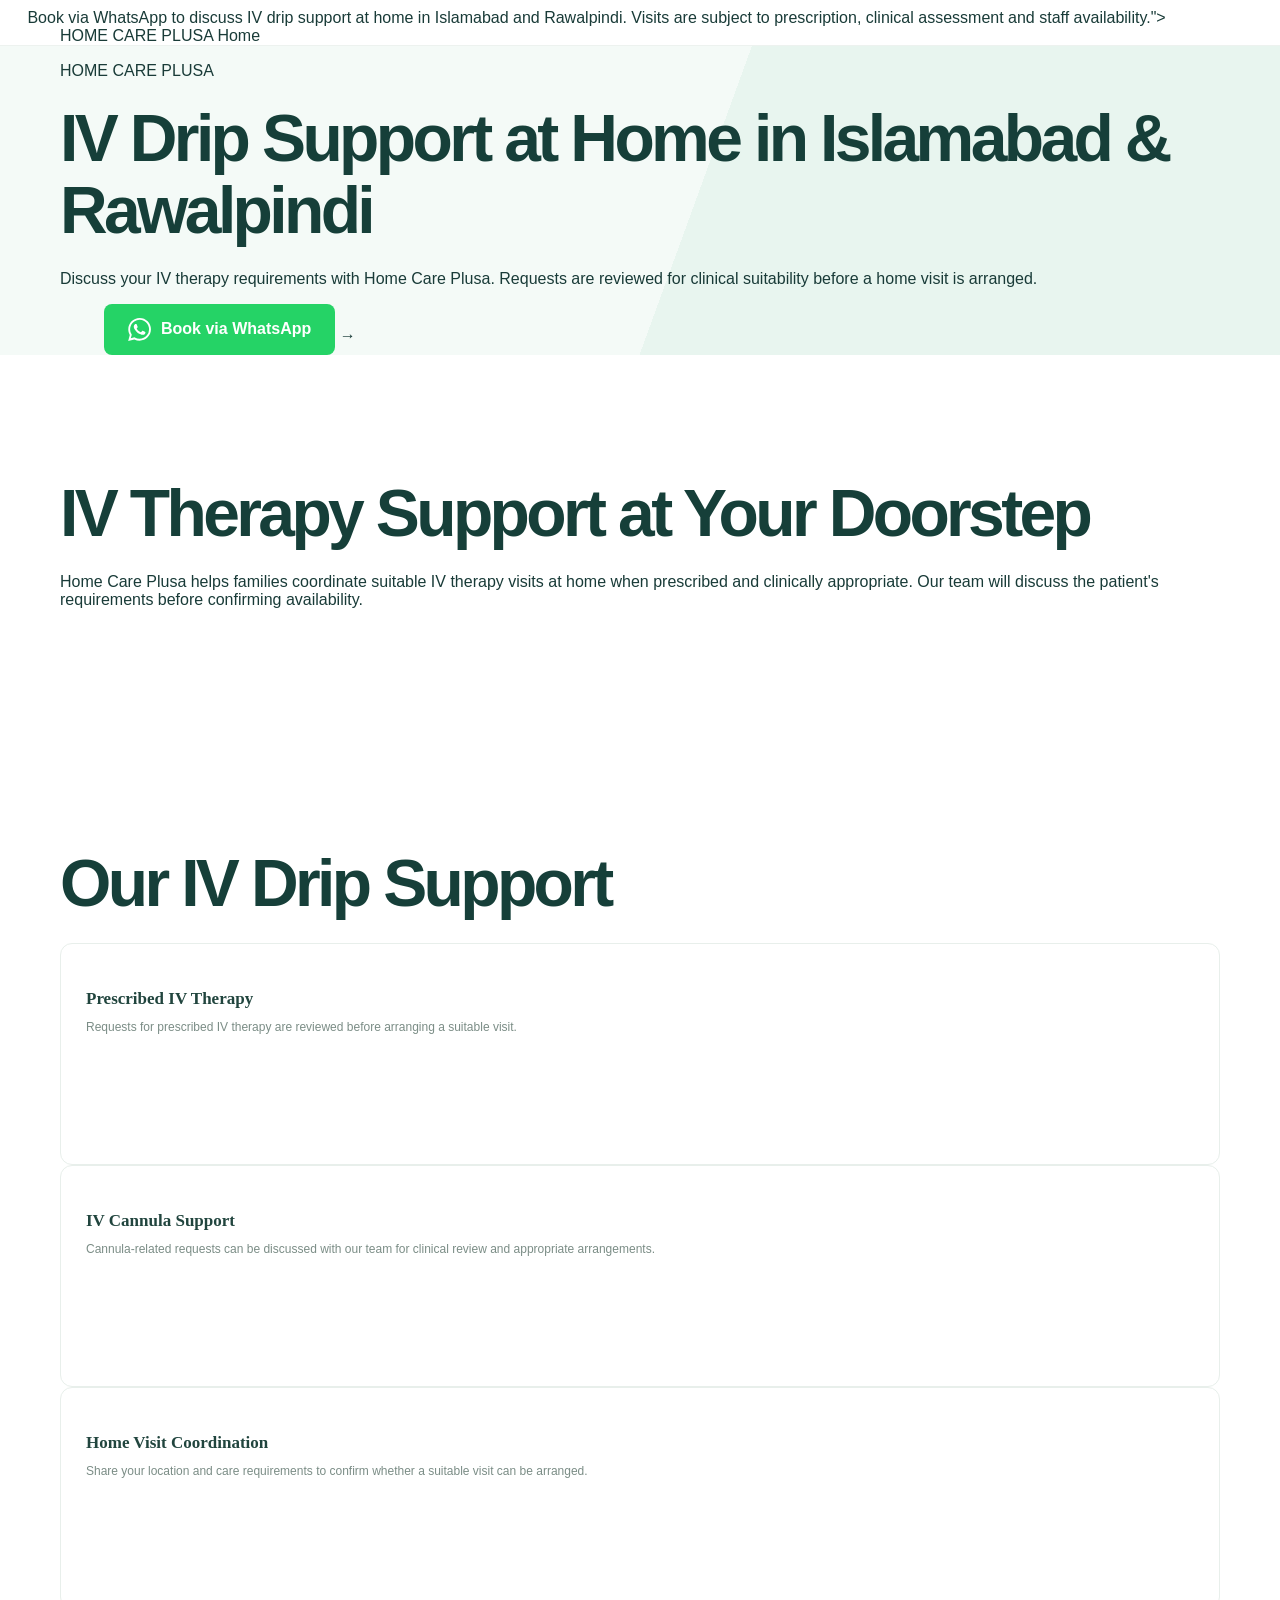
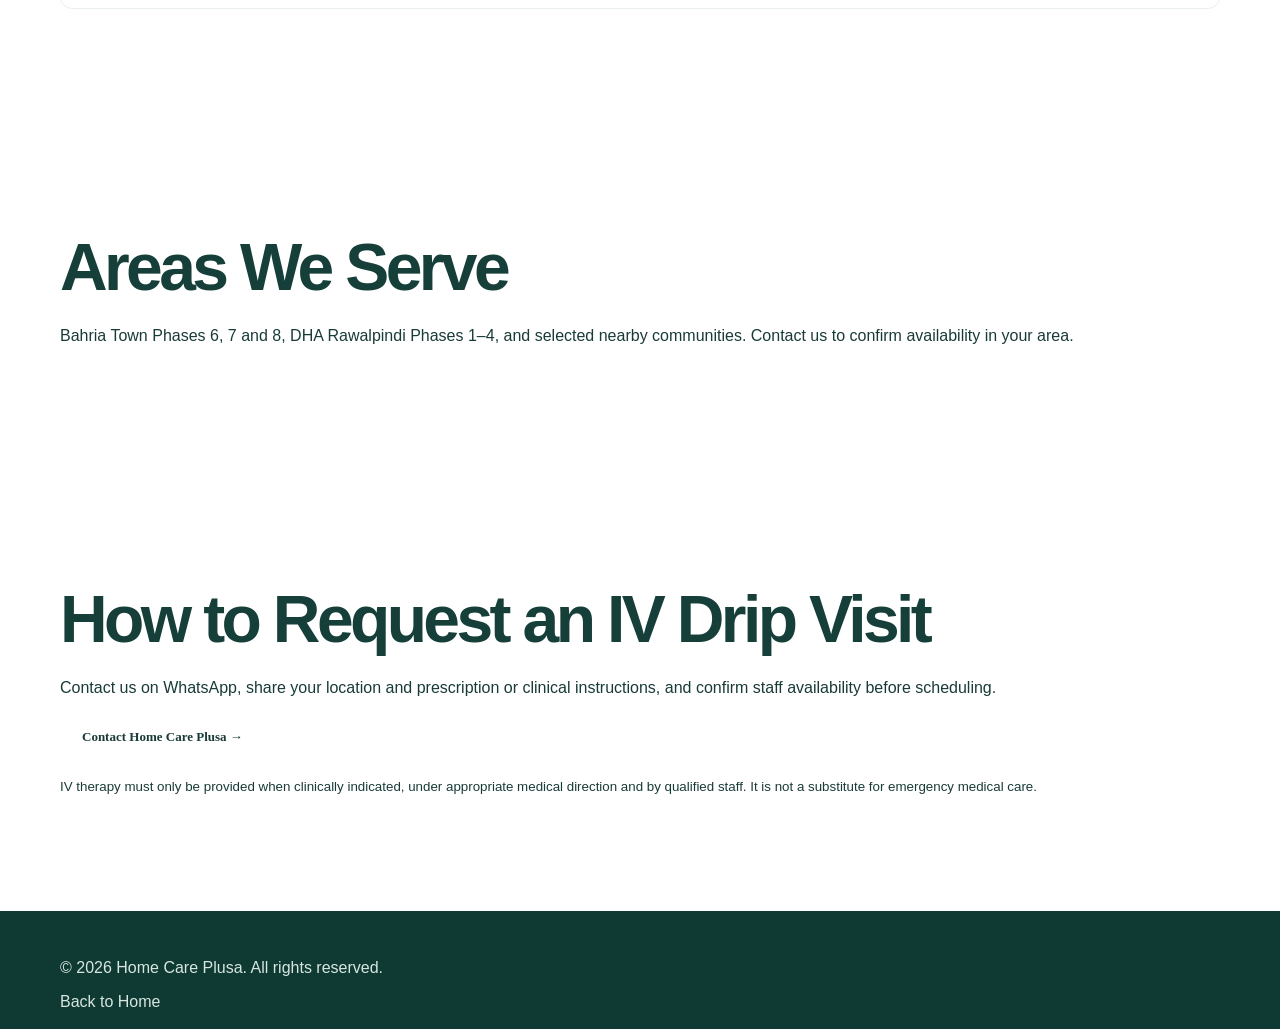
<file: iv-drip-at-home.html>
<!DOCTYPE html>
<html lang="en">
<head>
  <meta charset="UTF-8">
  <meta name="viewport" content="width=device-width, initial-scale=1.0">

  <title>IV Drip Support at Home in Islamabad & Rawalpindi | Home Care Plusa</title>
  <meta name="description" content="<a href="https://wa.me/923155627665"    style="display:inline-flex;align-items:center;gap:10px;background:#25D366;color:white;padding:14px 24px;border-radius:8px;text-decoration:none;font-weight:600;">   <svg width="23" height="23" viewBox="0 0 24 24" fill="white" aria-hidden="true">     <path d="M20.52 3.48A11.8 11.8 0 0 0 12.12 0C5.6 0 .3 5.3.3 11.82c0 2.08.54 4.1 1.57 5.9L.2 24l6.43-1.68a11.8 11.8 0 0 0 5.49 1.36h.01c6.52 0 11.82-5.3 11.82-11.82 0-3.16-1.23-6.13-3.43-8.38ZM12.13 21.7a9.85 9.85 0 0 1-5.02-1.37l-.36-.21-3.82 1 1.02-3.72-.23-.38a9.85 9.85 0 1 1 8.42 4.68Zm5.4-7.38c-.3-.15-1.77-.87-2.05-.97-.28-.1-.47-.15-.67.15-.2.3-.77.97-.94 1.17-.17.2-.35.22-.65.07-.3-.15-1.26-.46-2.4-1.48-.89-.8-1.49-1.78-1.66-2.08-.17-.3-.02-.46.13-.61.13-.13.3-.35.45-.52.15-.17.2-.3.3-.5.1-.2.05-.37-.02-.52-.08-.15-.67-1.62-.92-2.22-.24-.58-.49-.5-.67-.51h-.57c-.2 0-.52.08-.8.37-.27.3-1.04 1.02-1.04 2.49 0 1.47 1.07 2.9 1.22 3.1.15.2 2.1 3.2 5.08 4.49.71.3 1.27.49 1.7.63.72.23 1.37.2 1.89.12.58-.09 1.77-.72 2.02-1.42.25-.7.25-1.3.17-1.42-.07-.13-.27-.2-.57-.35Z"/>   </svg>   Book via WhatsApp </a> to discuss IV drip support at home in Islamabad and Rawalpindi. Visits are subject to prescription, clinical assessment and staff availability.">
  <meta name="robots" content="index, follow">
  <link rel="canonical" href="https://hafeez794.github.io/home-care-plusa/iv-drip-at-home.html">
  <link rel="stylesheet" href="style.css">
</head>

<body>
  <header class="header">
    <div class="container nav-container">
      <a href="index.html" class="logo">HOME CARE PLUSA</a>
      <a href="index.html" class="nav-cta">Home</a>
    </div>
  </header>

  <main>
    <section class="hero">
      <div class="container">
        <p>HOME CARE PLUSA</p>
        <h1>IV Drip Support at Home in Islamabad & Rawalpindi</h1>
        <p>
          Discuss your IV therapy requirements with Home Care Plusa.
          Requests are reviewed for clinical suitability before a home visit
          is arranged.
        </p>
        <a class="btn btn-primary"
           href="https://wa.me/923155627665?text=Assalam-o-Alaikum%2C%20I%20want%20to%20ask%20about%20IV%20drip%20support%20at%20home.">
          <a href="https://wa.me/923155627665?text=Assalam-o-Alaikum%2C%20I%20want%20to%20ask%20about%20IV%20drip%20support%20at%20home."    style="display:inline-flex;align-items:center;gap:10px;background:#25D366;color:white;padding:14px 24px;border-radius:8px;text-decoration:none;font-weight:600;">   <svg width="23" height="23" viewBox="0 0 24 24" fill="white" aria-hidden="true">     <path d="M20.52 3.48A11.8 11.8 0 0 0 12.12 0C5.6 0 .3 5.3.3 11.82c0 2.08.54 4.1 1.57 5.9L.2 24l6.43-1.68a11.8 11.8 0 0 0 5.49 1.36h.01c6.52 0 11.82-5.3 11.82-11.82 0-3.16-1.23-6.13-3.43-8.38ZM12.13 21.7h-.01a9.85 9.85 0 0 1-5.02-1.37l-.36-.21-3.82 1 1.02-3.72-.23-.38a9.85 9.85 0 1 1 8.42 4.68Zm5.4-7.38c-.3-.15-1.77-.87-2.05-.97-.28-.1-.47-.15-.67.15-.2.3-.77.97-.94 1.17-.17.2-.35.22-.65.07-.3-.15-1.26-.46-2.4-1.48-.89-.8-1.49-1.78-1.66-2.08-.17-.3-.02-.46.13-.61.13-.13.3-.35.45-.52.15-.17.2-.3.3-.5.1-.2.05-.37-.02-.52-.08-.15-.67-1.62-.92-2.22-.24-.58-.49-.5-.67-.51h-.57c-.2 0-.52.08-.8.37-.27.3-1.04 1.02-1.04 2.49 0 1.47 1.07 2.9 1.22 3.1.15.2 2.1 3.2 5.08 4.49.71.3 1.27.49 1.7.63.72.23 1.37.2 1.89.12.58-.09 1.77-.72 2.02-1.42.25-.7.25-1.3.17-1.42-.07-.13-.27-.2-.57-.35Z"/>   </svg>   Book via WhatsApp </a> →
        </a>
      </div>
    </section>

    <section class="section">
      <div class="container">
        <h2>IV Therapy Support at Your Doorstep</h2>
        <p>
          Home Care Plusa helps families coordinate suitable IV therapy
          visits at home when prescribed and clinically appropriate.
          Our team will discuss the patient's requirements before
          confirming availability.
        </p>
      </div>
    </section>

    <section class="section">
      <div class="container">
        <h2>Our IV Drip Support</h2>
        <div class="services-grid">
          <article class="service-card">
            <h3>Prescribed IV Therapy</h3>
            <p>
              Requests for prescribed IV therapy are reviewed before
              arranging a suitable visit.
            </p>
          </article>

          <article class="service-card">
            <h3>IV Cannula Support</h3>
            <p>
              Cannula-related requests can be discussed with our team
              for clinical review and appropriate arrangements.
            </p>
          </article>

          <article class="service-card">
            <h3>Home Visit Coordination</h3>
            <p>
              Share your location and care requirements to confirm
              whether a suitable visit can be arranged.
            </p>
          </article>
        </div>
      </div>
    </section>

    <section class="section">
      <div class="container">
        <h2>Areas We Serve</h2>
        <p>
          Bahria Town Phases 6, 7 and 8, DHA Rawalpindi Phases 1–4,
          and selected nearby communities. Contact us to confirm
          availability in your area.
        </p>
      </div>
    </section>

    <section class="section">
      <div class="container">
        <h2>How to Request an IV Drip Visit</h2>
        <p>
          Contact us on WhatsApp, share your location and prescription
          or clinical instructions, and confirm staff availability
          before scheduling.
        </p>

        <a class="btn btn-primary" href="https://wa.me/923155627665">
          Contact Home Care Plusa →
        </a>

        <p>
          <small>
            IV therapy must only be provided when clinically indicated,
            under appropriate medical direction and by qualified staff.
            It is not a substitute for emergency medical care.
          </small>
        </p>
      </div>
    </section>
  </main>

  <footer class="footer">
    <div class="container">
      <p>© 2026 Home Care Plusa. All rights reserved.</p>
      <a href="index.html">Back to Home</a>
    </div>
  </footer>
</body>
</html>
</file>
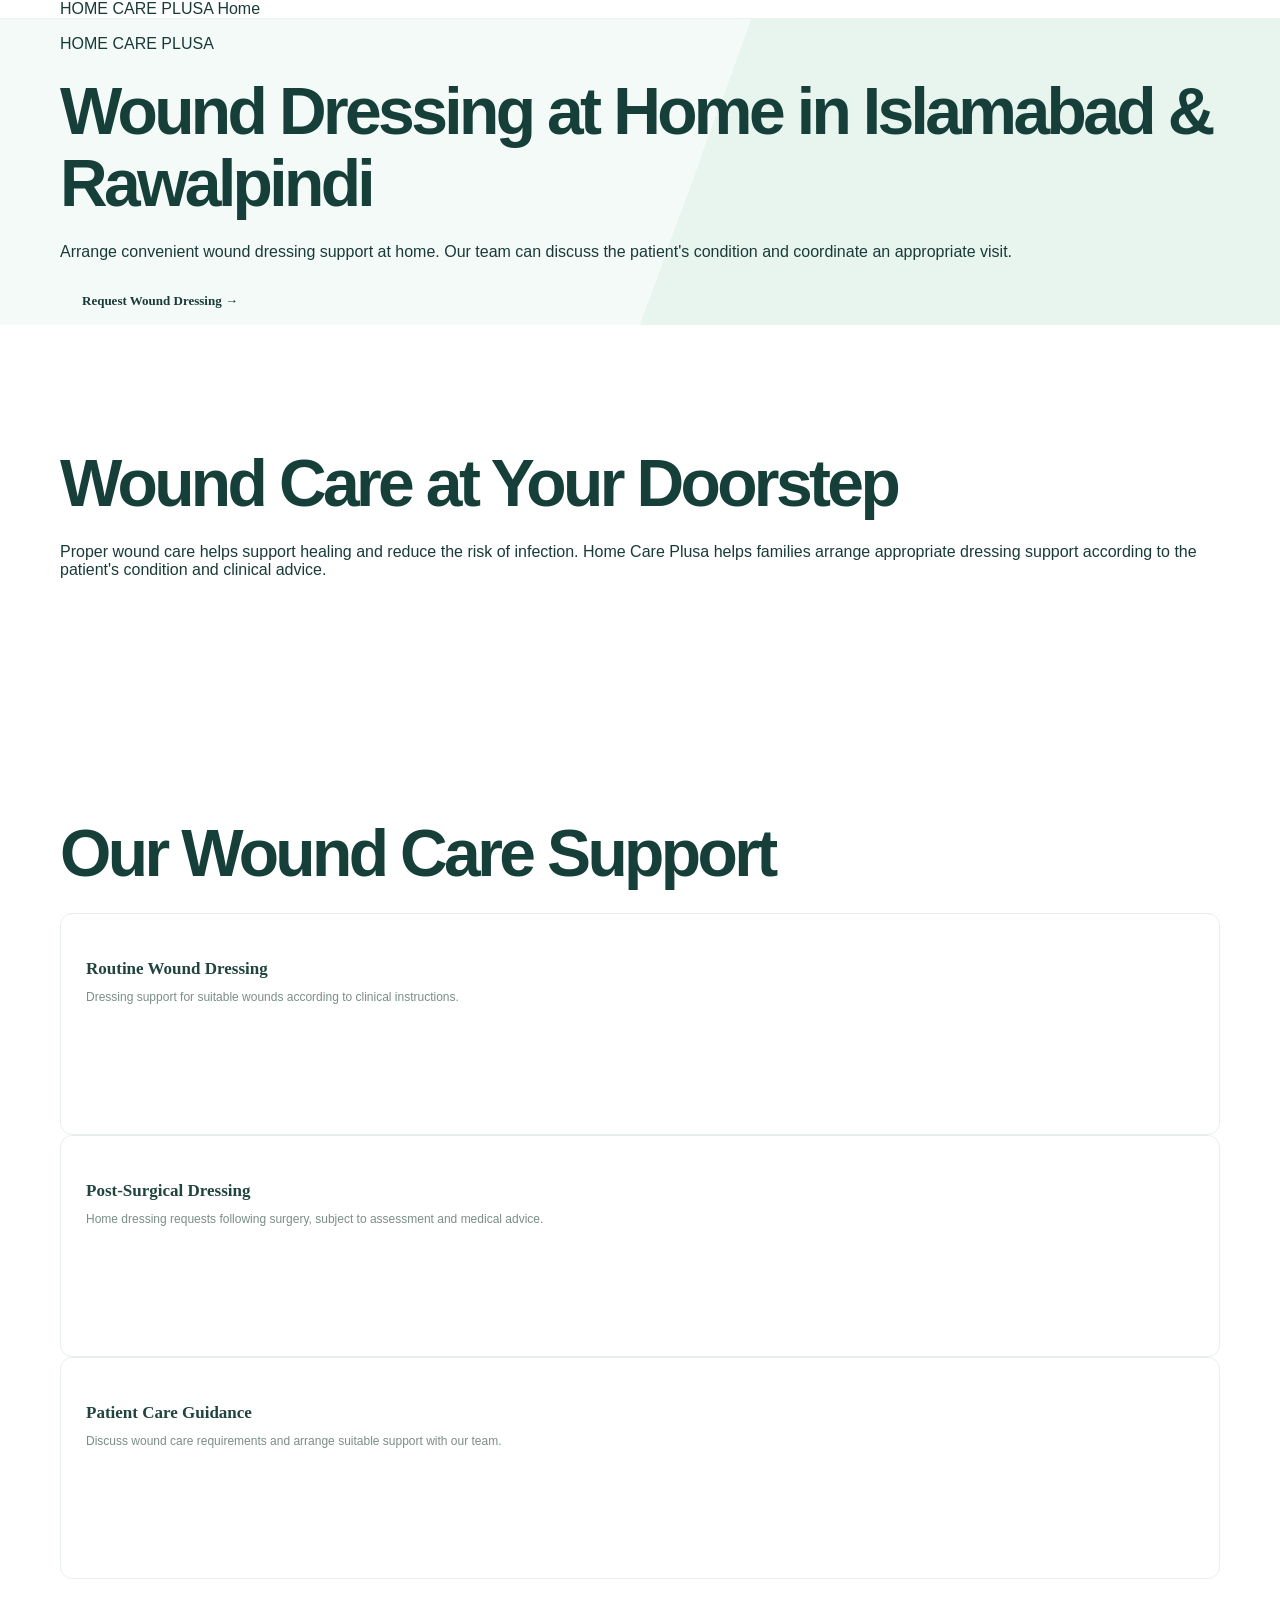
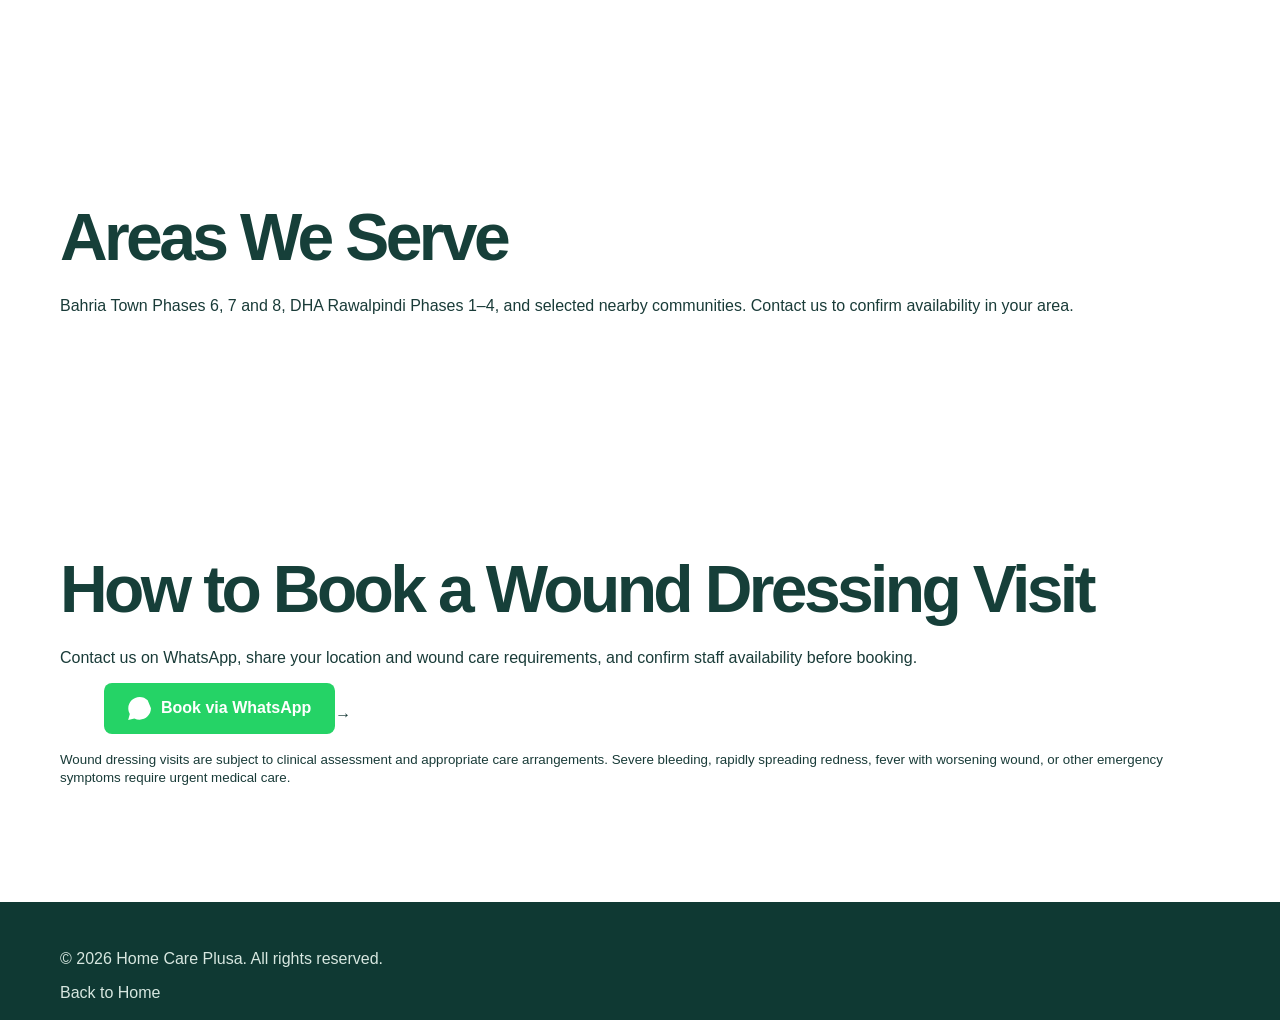
<file: wound-dressing-at-home.html>
<!DOCTYPE html>
<html lang="en">
<head>
  <meta charset="UTF-8">
  <meta name="viewport" content="width=device-width, initial-scale=1.0">

  <title>Wound Dressing at Home in Islamabad & Rawalpindi | Home Care Plusa</title>

  <meta name="description" content="Arrange wound dressing support at home in Islamabad and Rawalpindi with Home Care Plusa. Contact our team to discuss your care needs and visit availability.">

  <meta name="robots" content="index, follow">
  <link rel="canonical" href="https://hafeez794.github.io/home-care-plusa/wound-dressing-at-home.html">
  <link rel="stylesheet" href="style.css">
</head>

<body>

  <header class="header">
    <div class="container nav-container">
      <a href="index.html" class="logo">HOME CARE PLUSA</a>
      <a href="index.html" class="nav-cta">Home</a>
    </div>
  </header>

  <main>
    <section class="hero">
      <div class="container">
        <p>HOME CARE PLUSA</p>
        <h1>Wound Dressing at Home in Islamabad & Rawalpindi</h1>
        <p>
          Arrange convenient wound dressing support at home.
          Our team can discuss the patient's condition and coordinate
          an appropriate visit.
        </p>
        <a class="btn btn-primary"
           href="https://wa.me/923155627665?text=Assalam-o-Alaikum%2C%20I%20need%20wound%20dressing%20at%20home.">
          Request Wound Dressing →
        </a>
      </div>
    </section>

    <section class="section">
      <div class="container">
        <h2>Wound Care at Your Doorstep</h2>
        <p>
          Proper wound care helps support healing and reduce the risk
          of infection. Home Care Plusa helps families arrange
          appropriate dressing support according to the patient's
          condition and clinical advice.
        </p>
      </div>
    </section>

    <section class="section">
      <div class="container">
        <h2>Our Wound Care Support</h2>

        <div class="services-grid">
          <article class="service-card">
            <h3>Routine Wound Dressing</h3>
            <p>
              Dressing support for suitable wounds according to
              clinical instructions.
            </p>
          </article>

          <article class="service-card">
            <h3>Post-Surgical Dressing</h3>
            <p>
              Home dressing requests following surgery, subject
              to assessment and medical advice.
            </p>
          </article>

          <article class="service-card">
            <h3>Patient Care Guidance</h3>
            <p>
              Discuss wound care requirements and arrange suitable
              support with our team.
            </p>
          </article>
        </div>
      </div>
    </section>

    <section class="section">
      <div class="container">
        <h2>Areas We Serve</h2>
        <p>
          Bahria Town Phases 6, 7 and 8, DHA Rawalpindi Phases 1–4,
          and selected nearby communities. Contact us to confirm
          availability in your area.
        </p>
      </div>
    </section>

    <section class="section">
      <div class="container">
        <h2>How to Book a Wound Dressing Visit</h2>
        <p>
          Contact us on WhatsApp, share your location and wound care
          requirements, and confirm staff availability before booking.
        </p>

        <a class="btn btn-primary"
           href="https://wa.me/923155627665">
         <a href="https://wa.me/923155627665"
   style="display:inline-flex;align-items:center;gap:10px;background:#25D366;color:white;padding:14px 24px;border-radius:8px;text-decoration:none;font-weight:600;">
  <svg width="23" height="23" viewBox="0 0 24 24" fill="white" aria-hidden="true">
    <path d="M20.52 3.48A11.8 11.8 0 0 0 12.12 0C5.6 0 .3 5.3.3 11.82c0 2.08.54 4.1 1.57 5.9L.2 24l6.43-1.68a11.8 11.8 0 0 0 5.49 1.36h.01c6.52 0 11.82-5.3 11.82-11.82Z"/>
  </svg>
  Book via WhatsApp
</a>→
        </a>

        <p>
          <small>
            Wound dressing visits are subject to clinical assessment
            and appropriate care arrangements. Severe bleeding,
            rapidly spreading redness, fever with worsening wound,
            or other emergency symptoms require urgent medical care.
          </small>
        </p>
      </div>
    </section>
  </main>

  <footer class="footer">
    <div class="container">
      <p>© 2026 Home Care Plusa. All rights reserved.</p>
      <a href="index.html">Back to Home</a>
    </div>
  </footer>

</body>
</html>
</file>
<file: style.css>
*{box-sizing:border-box}html{scroll-behavior:smooth}body{margin:0;color:#193b38;background:#fff;font-family:"DM Sans",sans-serif}a{color:inherit;text-decoration:none}.container{width:min(1160px,calc(100% - 44px));margin:auto}.topbar{background:#103f3a;color:#d9efea;font-size:12px;letter-spacing:.03em}.topbar-inner{display:flex;justify-content:space-between;padding:10px 0}.header{background:#fff;position:sticky;top:0;z-index:10;border-bottom:1px solid #edf2ef}.nav{height:82px;display:flex;align-items:center;justify-content:space-between}.brand{display:flex;align-items:center;gap:10px;font-family:Manrope,sans-serif;font-size:18px;font-weight:600;line-height:1.1}.brand b{color:#0b8a79}.brand small{display:block;font:700 8px "DM Sans";letter-spacing:.16em;color:#8aa19b;margin-top:6px}.brand-mark{width:40px;height:40px;border-radius:13px;background:#e5f5ef;color:#0b8977;display:grid;place-items:center;font-size:24px}.nav nav{display:flex;align-items:center;gap:34px;font-size:13px;font-weight:700;color:#49635e}.nav nav a:hover{color:#0a8b79}.nav .nav-cta{background:#0b8172;color:white;padding:13px 20px;border-radius:7px}.menu-toggle{display:none;border:0;background:none;font-size:25px;color:#174a43}.hero{background:linear-gradient(110deg,#f4faf7 0%,#f4faf7 54%,#e8f5ef 54%,#e8f5ef 100%);overflow:hidden}.hero-grid{min-height:570px;display:grid;grid-template-columns:1.03fr .97fr;align-items:center;gap:30px}.hero-copy{padding:70px 0}.eyebrow{font-size:10px;letter-spacing:.19em;font-weight:800;color:#0b8a79;display:flex;align-items:center;gap:9px}.eyebrow span{width:20px;height:2px;background:#0b8a79}.hero h1,h2{font-family:Manrope,sans-serif;letter-spacing:-.055em;font-size:clamp(42px,5.4vw,66px);line-height:1.09;margin:23px 0;color:#163f39}.hero h1 em,h2 em{font-style:normal;color:#0b927e}.hero-text{max-width:480px;color:#637a74;font-size:16px;line-height:1.8}.hero-actions{display:flex;align-items:center;gap:25px;margin-top:32px}.btn{display:inline-flex;align-items:center;justify-content:center;gap:20px;border:0;border-radius:7px;padding:16px 22px;font:700 13px "DM Sans";cursor:pointer;transition:.2s}.btn span{font-size:19px}.primary{background:#0b8172;color:#fff;box-shadow:0 9px 20px #0b817226}.primary:hover{background:#096b60;transform:translateY(-2px)}.text-link{font-size:13px;font-weight:700;color:#315b53}.text-link span{color:#0b8a79;margin-left:5px}.trust-row{display:flex;align-items:center;gap:12px;margin-top:42px;color:#718780;font-size:11px}.avatars{display:flex}.avatars i{font-style:normal;width:27px;height:27px;border:2px solid #f4faf7;border-radius:50%;display:grid;place-items:center;background:#d6eee5;color:#0b8172;margin-right:-7px;font-size:12px}.avatars i:nth-child(2){background:#f8dfd2;color:#a96d54}.avatars i:nth-child(3){background:#dfe4f7;color:#5b6c9e}.hero-visual{height:500px;position:relative;display:grid;place-items:center}.photo-panel{width:82%;height:405px;position:relative;background:#d7eee4;border-radius:48% 48% 16px 16px;overflow:hidden}.shape-one{position:absolute;width:320px;height:320px;border:1px solid #b4d9ca;border-radius:50%;top:45px;left:50%;transform:translateX(-50%)}.shape-two{position:absolute;width:240px;height:240px;border:1px solid #b4d9ca;border-radius:50%;top:85px;left:50%;transform:translateX(-50%)}.medical-illustration{position:absolute;inset:0}.cross{position:absolute;top:80px;left:22%;font-size:48px;color:#0b8a79;opacity:.6}.heart{position:absolute;right:18%;top:120px;font-size:34px;color:#ed967b}.person-head{position:absolute;width:105px;height:118px;border-radius:48% 48% 44% 44%;background:#b87558;left:43%;top:113px;z-index:2}.person-body{position:absolute;width:235px;height:210px;border-radius:48% 48% 0 0;background:#fff;left:28%;top:220px;box-shadow:inset -25px 0 #edf5ef}.person-body:after{content:"";position:absolute;width:90px;height:120px;background:#0b8172;right:20px;top:0;border-radius:50% 50% 0 0;transform:rotate(-12deg)}.medical-bag{position:absolute;bottom:32px;left:13%;width:62px;height:53px;border-radius:8px;background:#0b8172;color:#fff;display:grid;place-items:center;font-size:25px;z-index:3}.floating-card{position:absolute;bottom:37px;left:0;background:#fff;padding:15px 18px;display:flex;align-items:center;gap:12px;border-radius:10px;box-shadow:0 12px 35px #245e4b20}.float-icon{width:37px;height:37px;border-radius:50%;background:#fce7df;color:#d78169;display:grid;place-items:center;font-size:22px}.floating-card b,.floating-card small{display:block}.floating-card b{font-size:12px}.floating-card small{font-size:9px;color:#82948e;margin-top:4px}.vertical-note{position:absolute;right:14px;top:50%;writing-mode:vertical-rl;letter-spacing:.2em;font-size:8px;color:#6b9688}.hero-stamp{position:absolute;right:0;top:55px;background:#fff;border-radius:50%;width:90px;height:90px;display:grid;align-content:center;text-align:center;font-size:11px;line-height:1.25;letter-spacing:.08em;color:#0b8172;box-shadow:0 8px 25px #235d4c18;transform:rotate(9deg)}.hero-stamp b{font-size:9px}.quick-strip{background:#fff;border-bottom:1px solid #edf2ef}.quick-grid{display:grid;grid-template-columns:repeat(3,1fr);padding:24px 0}.quick-grid>div{display:flex;align-items:center;gap:13px;padding-left:34px;border-right:1px solid #edf1ef}.quick-grid>div:first-child{padding-left:0}.quick-grid>div:last-child{border:0}.quick-icon{width:39px;height:39px;border-radius:11px;background:#e9f6f0;color:#0b8977;display:grid;place-items:center;font-size:21px}.quick-grid b,.quick-grid small{display:block}.quick-grid b{font-size:12px}.quick-grid small{font-size:10px;color:#8a9a95;margin-top:4px}.section{padding:100px 0}.section-heading{display:flex;align-items:end;justify-content:space-between;gap:40px;margin-bottom:43px}.section-heading h2,.about-copy h2,.center-heading h2,.contact-copy h2{font-size:43px;margin:15px 0}.section-heading>p{max-width:350px;color:#748780;line-height:1.8;font-size:13px;margin-bottom:6px}.service-grid{display:grid;grid-template-columns:repeat(3,1fr);gap:17px}.service-card{border:1px solid #e8efeb;border-radius:12px;padding:27px 25px 24px;min-height:222px;transition:.2s;background:#fff}.service-card:hover{transform:translateY(-4px);box-shadow:0 15px 35px #1c564011;border-color:#d1e8de}.service-icon{width:46px;height:46px;border-radius:13px;display:grid;place-items:center;font-size:22px}.mint{background:#e5f5ed;color:#0c8874}.peach{background:#fff0e9;color:#d57d5d}.lilac{background:#f0edff;color:#8171c6}.yellow{background:#fff7df;color:#bd9639}.blue{background:#e8f3fc;color:#5388b4}.rose{background:#ffedf1;color:#c8758b}.service-card h3{font:700 17px Manrope;margin:18px 0 8px;color:#21453e}.service-card p{font-size:12px;line-height:1.7;color:#7b8d86;min-height:42px;margin:0 0 18px}.service-card a{font-size:11px;font-weight:800;color:#0b8977}.service-card a span{font-size:16px;margin-left:6px}.about-section{background:#f2f8f5;padding:90px 0}.about-grid{display:grid;grid-template-columns:1fr 1fr;gap:100px;align-items:center}.about-art{height:380px;position:relative;background:#dcefe5;border-radius:15px;display:grid;place-items:center;overflow:hidden}.about-art:before,.about-art:after{content:"";position:absolute;border:1px solid #b7d9c9;border-radius:50%;width:310px;height:310px}.about-art:after{width:250px;height:250px}.about-circle{position:relative;z-index:1;width:190px;height:190px;border-radius:50%;background:#fff;display:flex;flex-direction:column;align-items:center;justify-content:center;box-shadow:0 15px 40px #265a4818;color:#0b8172;text-align:center}.about-circle span{font-size:37px}.about-circle b{font:800 13px Manrope;letter-spacing:.12em;line-height:1.4}.about-leaf{position:absolute;right:16%;top:15%;font-size:50px;color:#8ebca5;transform:rotate(25deg)}.about-caption{position:absolute;bottom:25px;left:27px;font:700 11px Manrope;letter-spacing:.1em;color:#578272}.about-copy h2{font-size:40px}.about-copy>p{font-size:13px;line-height:1.9;color:#71847d}.check-list{list-style:none;padding:0;margin:23px 0 28px}.check-list li{font-size:12px;color:#49665d;margin:13px 0}.check-list span{display:inline-grid;place-items:center;width:21px;height:21px;border-radius:50%;background:#dcefe5;color:#0b8977;margin-right:9px;font-weight:800}.dark{background:#174a42;color:#fff}.dark:hover{background:#0c3932}.steps{padding:95px 0}.center-heading{text-align:center}.center-heading .eyebrow{justify-content:center}.center-heading h2{margin:14px 0 8px}.center-heading>p{font-size:13px;color:#7b8d86}.steps-grid{display:grid;grid-template-columns:repeat(3,1fr);gap:24px;margin-top:55px}.step{position:relative;text-align:center;padding:28px 28px 22px;border:1px solid #eaf0ed;border-radius:12px}.step-num{position:absolute;top:16px;left:19px;font:800 11px Manrope;color:#a4c6b6;letter-spacing:.1em}.step-icon{margin:12px auto 17px;width:55px;height:55px;border-radius:17px;background:#e8f5ee;display:grid;place-items:center;color:#0b8977;font-size:25px}.step h3{font:700 16px Manrope;margin:0 0 8px}.step p{font-size:12px;color:#7b8d86;line-height:1.7;margin:0}.contact-section{background:#16483f;padding:90px 0;color:#fff}.contact-grid{display:grid;grid-template-columns:.9fr 1.1fr;gap:90px;align-items:center}.contact-copy .eyebrow{color:#8dd4bd}.contact-copy .eyebrow:before{content:"";width:20px;height:2px;background:#8dd4bd}.contact-copy h2{color:#fff}.contact-copy h2 em{color:#91d8bf}.contact-copy>p{color:#c0d8cf;font-size:13px;line-height:1.8;max-width:390px}.contact-detail{display:flex;gap:13px;align-items:center;margin-top:25px}.contact-detail>span{width:38px;height:38px;border-radius:11px;background:#286357;color:#a5e0ca;display:grid;place-items:center;font-size:20px}.contact-detail b,.contact-detail small{display:block}.contact-detail b{font-size:12px}.contact-detail small{font-size:11px;color:#b1cec3;margin-top:4px}.booking-form{background:#fff;border-radius:14px;padding:34px 36px;color:#23473f;box-shadow:0 20px 50px #092b251f}.booking-form h3{font:800 23px Manrope;margin:0 0 6px}.booking-form>p{font-size:11px;color:#84948e;margin:0 0 22px}.booking-form label{display:block;font-size:11px;font-weight:700;color:#536d64;margin-bottom:14px}.booking-form input,.booking-form select,.booking-form textarea{display:block;width:100%;margin-top:7px;padding:12px 13px;border:1px solid #e2ebe6;border-radius:6px;background:#fbfdfc;font:12px "DM Sans";color:#24483f;outline:none}.booking-form input:focus,.booking-form select:focus,.booking-form textarea:focus{border-color:#0b8977}.form-row{display:grid;grid-template-columns:1fr 1fr;gap:13px}.submit-btn{width:100%;margin-top:4px}.form-note{display:block;color:#9aa9a2;font-size:9px;line-height:1.5;margin-top:12px}.footer{background:#0f3933;color:#d7e7e0;padding:32px 0 18px}.footer-main{display:flex;align-items:center;justify-content:space-between;gap:20px;padding-bottom:28px}.footer-brand{color:#fff}.footer-brand .brand-mark{background:#24584d;color:#a6e0c8}.footer-brand b{color:#8dd5bb}.footer-brand small{color:#a2beb2}.footer-main>p{font-size:11px;color:#a9c3b8;max-width:270px;line-height:1.7}.footer-links{display:flex;gap:20px;font-size:11px}.footer-links a:hover{color:#8dd5bb}.footer-bottom{border-top:1px solid #28534a;padding-top:16px;display:flex;justify-content:space-between;gap:15px;color:#91aea2;font-size:9px}.footer-bottom span:last-child{text-align:right;max-width:430px}
@media(max-width:800px){.container{width:min(100% - 32px,600px)}.topbar-inner span:last-child{display:none}.nav{height:70px}.menu-toggle{display:block}.nav nav{display:none;position:absolute;top:70px;left:0;right:0;background:white;padding:18px 24px 24px;box-shadow:0 12px 20px #143f3515;flex-direction:column;align-items:stretch;gap:18px}.nav nav.open{display:flex}.nav .nav-cta{text-align:center}.hero{background:#f1f8f4}.hero-grid{grid-template-columns:1fr;gap:0}.hero-copy{padding:65px 0 20px}.hero h1{font-size:51px}.hero-visual{height:390px}.photo-panel{height:340px;width:76%}.hero-stamp{right:5%;top:10px}.quick-grid{grid-template-columns:1fr;gap:16px;padding:22px 0}.quick-grid>div{padding:0;border:0}.section{padding:70px 0}.section-heading{display:block}.section-heading>p{margin-top:15px}.section-heading h2,.about-copy h2,.center-heading h2,.contact-copy h2{font-size:36px}.service-grid{grid-template-columns:1fr 1fr}.about-grid{grid-template-columns:1fr;gap:40px}.about-art{height:310px}.steps-grid{grid-template-columns:1fr;gap:14px;margin-top:35px}.contact-grid{grid-template-columns:1fr;gap:38px}.footer-main{align-items:flex-start;flex-direction:column}.footer-bottom{flex-direction:column}.footer-bottom span:last-child{text-align:left}.footer-links{margin-top:5px}}
@media(max-width:480px){.hero h1{font-size:44px}.hero-text{font-size:14px}.hero-actions{align-items:flex-start;flex-direction:column;gap:16px}.service-grid{grid-template-columns:1fr}.service-card{min-height:auto}.form-row{grid-template-columns:1fr;gap:0}.booking-form{padding:26px 20px}.hero-visual{height:350px}.photo-panel{height:300px}.person-head{top:95px}.person-body{top:195px}.floating-card{bottom:20px}.section-heading h2,.about-copy h2,.center-heading h2,.contact-copy h2{font-size:32px}}


/* Floating WhatsApp contact shortcut */
.whatsapp-float {
  position: fixed;
  right: 18px;
  bottom: 18px;
  z-index: 999;
  display: inline-flex;
  align-items: center;
  justify-content: center;
  padding: 13px 18px;
  border-radius: 999px;
  background: #168b59;
  color: #fff;
  font-weight: 700;
  font-size: 14px;
  text-decoration: none;
  box-shadow: 0 8px 24px rgba(0,0,0,.18);
}
.whatsapp-float:hover { filter: brightness(.95); }
/* Google Review Button */
.google-review-link {
  display: inline-flex;
  align-items: center;
  justify-content: center;
  padding: 11px 16px;
  background: #ffffff;
  color: #0b8172 !important;
  border: 1px solid #8dd5bb;
  border-radius: 7px;
  font-size: 12px;
  font-weight: 700;
  text-decoration: none;
  transition: .2s ease;
}

.google-review-link:hover {
  background: #e5f5ed;
  transform: translateY(-2px);
}
</file>
